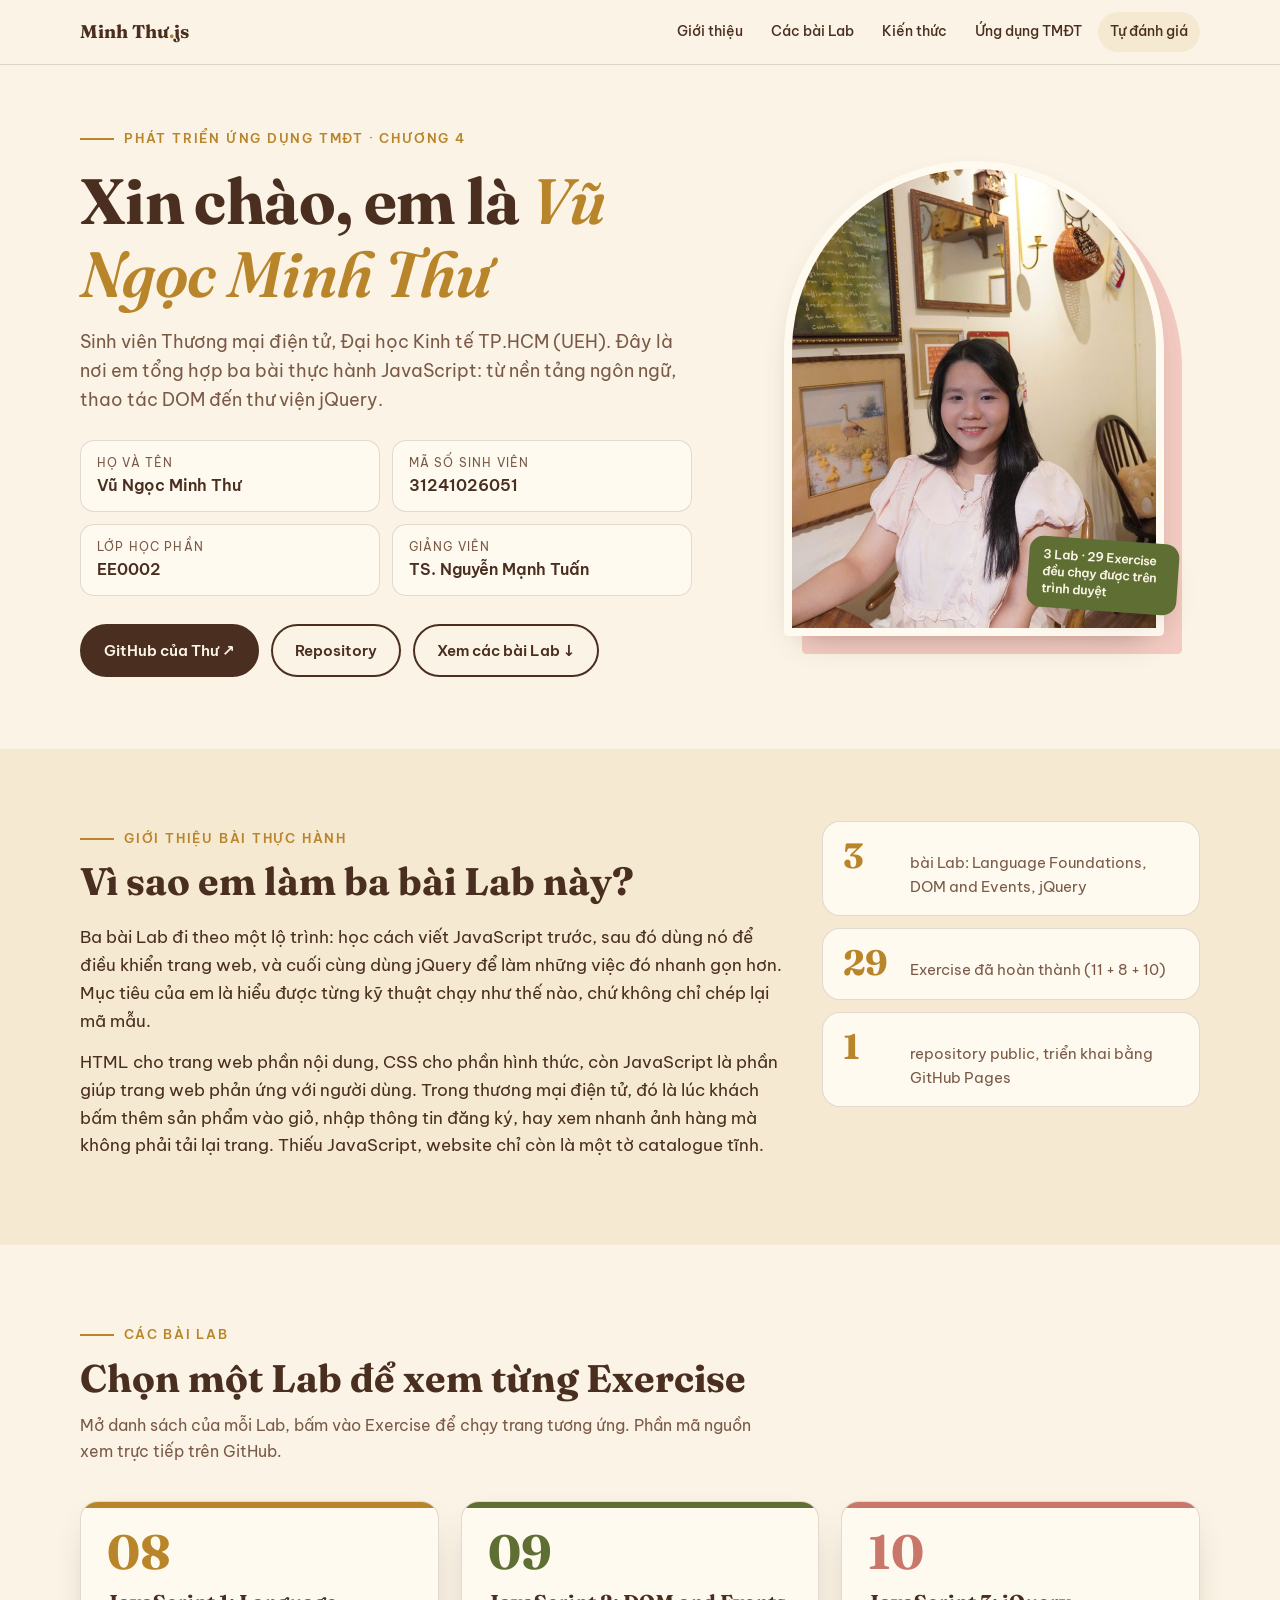
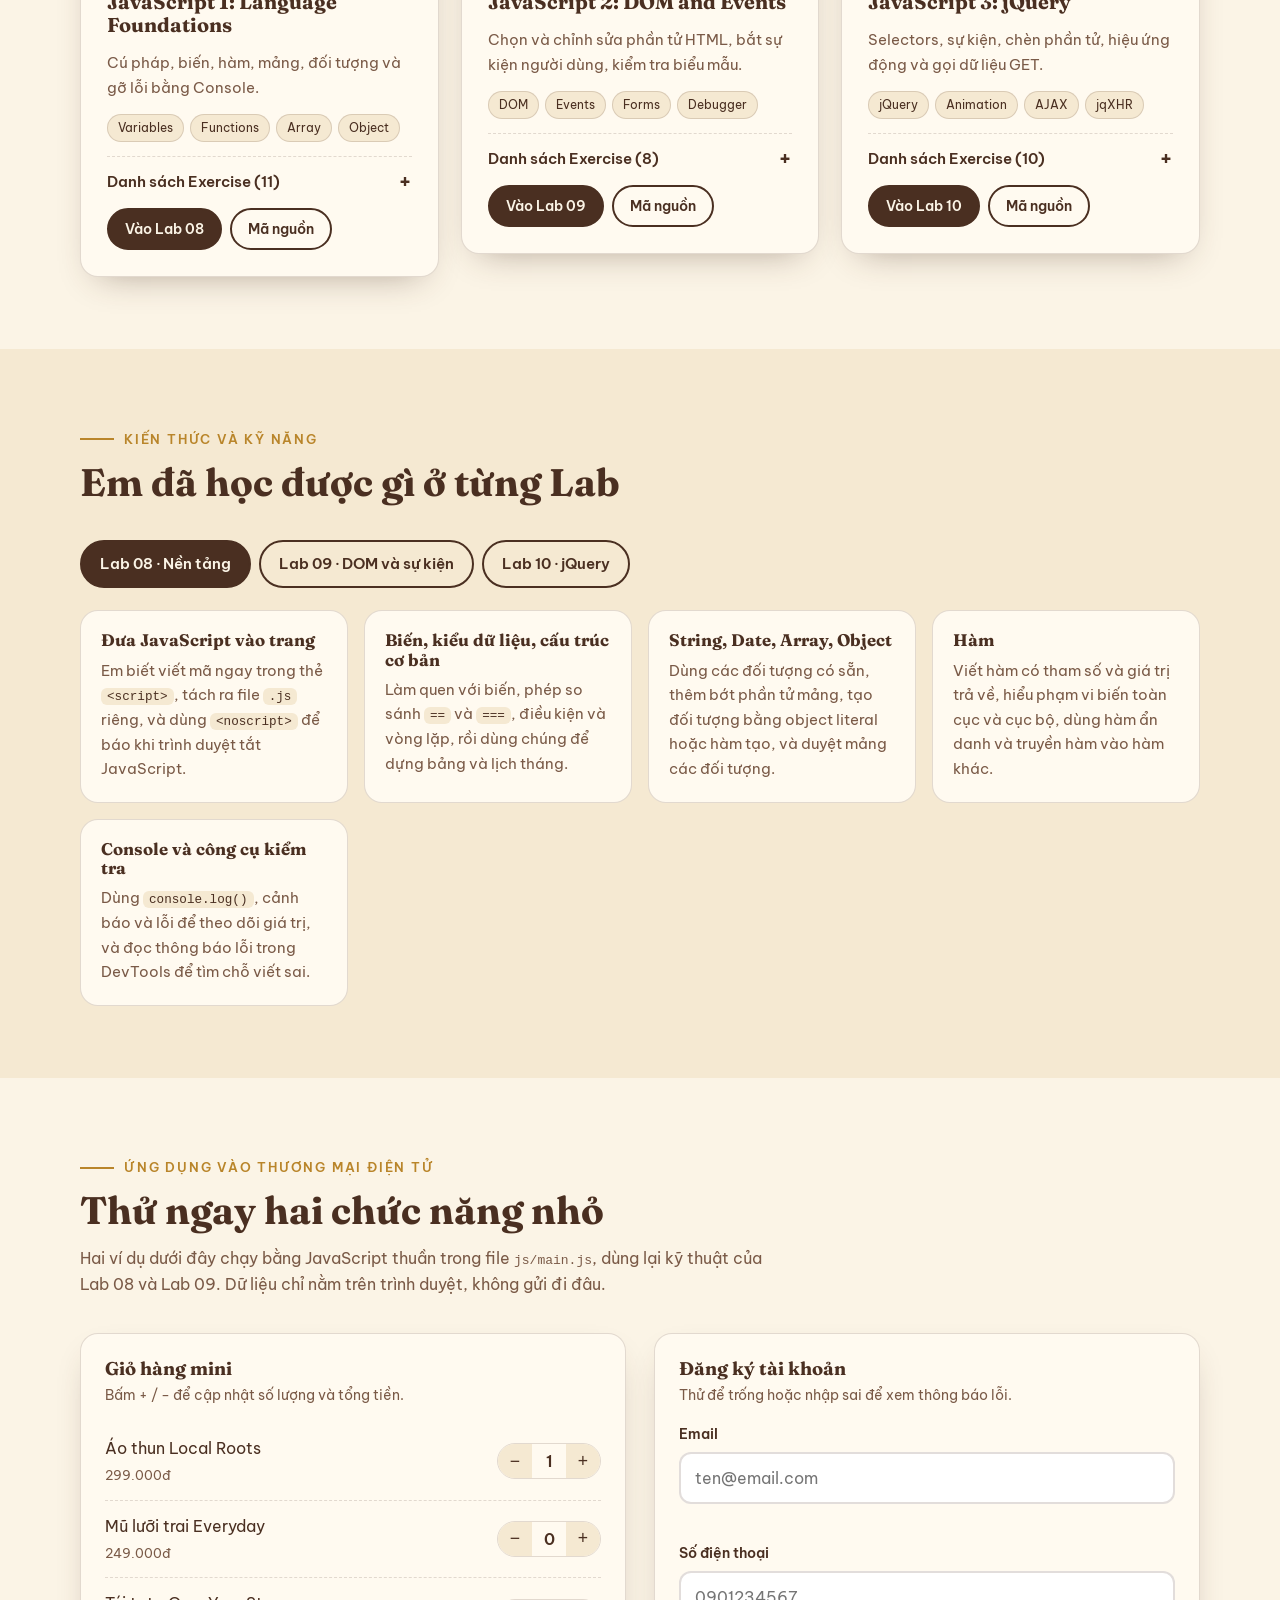
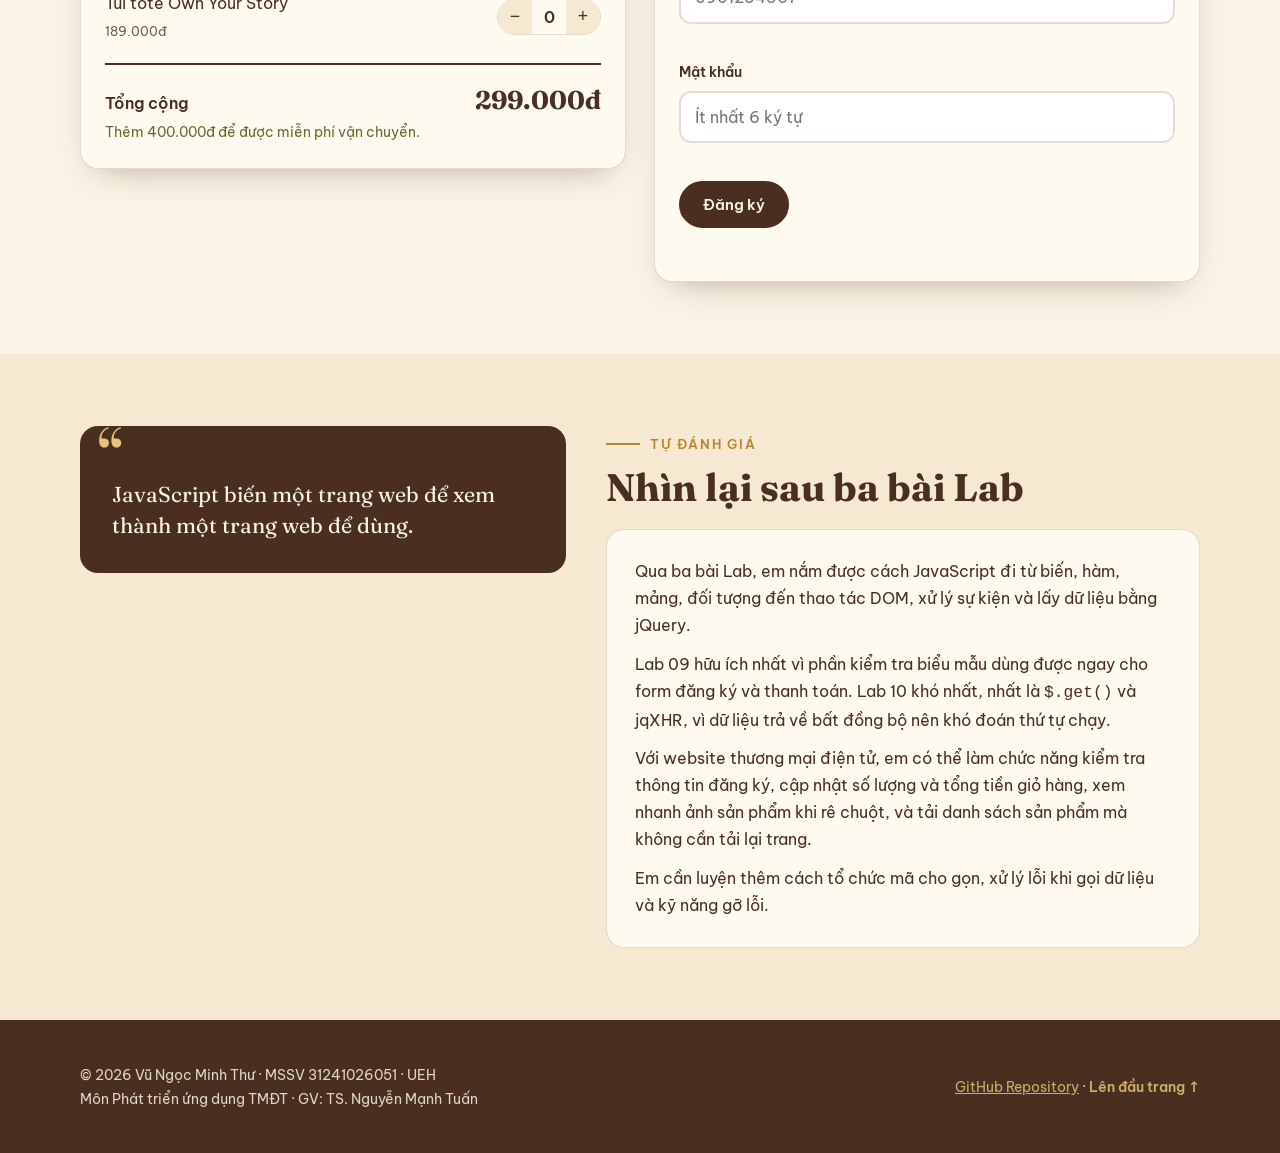
<file: JavaScript-Labs/index.html>
<!DOCTYPE html>
<html lang="vi">
<head>
  <meta charset="UTF-8">
  <meta name="viewport" content="width=device-width, initial-scale=1.0">
  <meta name="description" content="Portfolio thực hành JavaScript (Lab 08, 09, 10) của Vũ Ngọc Minh Thư, môn Phát triển ứng dụng TMĐT, UEH.">
  <title>JavaScript Labs — Vũ Ngọc Minh Thư</title>
  <link rel="preconnect" href="https://fonts.googleapis.com">
  <link rel="preconnect" href="https://fonts.gstatic.com" crossorigin>
  <link href="https://fonts.googleapis.com/css2?family=Be+Vietnam+Pro:wght@400;500;600&family=Fraunces:ital,opsz,wght@0,9..144,600;0,9..144,700;1,9..144,600&display=swap" rel="stylesheet">
  <link rel="stylesheet" href="style.css">
</head>
<body>
  <a class="skip" href="#main">Bỏ qua điều hướng</a>

  <header class="topbar">
    <div class="wrap">
      <a class="brand" href="#top">Minh Thư<span>.</span>js</a>
      <button class="menu-btn" aria-label="Mở menu" aria-expanded="false" aria-controls="nav">☰</button>
      <nav class="nav" id="nav" aria-label="Điều hướng chính">
        <a href="#gioi-thieu">Giới thiệu</a>
        <a href="#labs">Các bài Lab</a>
        <a href="#kien-thuc">Kiến thức</a>
        <a href="#tmdt">Ứng dụng TMĐT</a>
        <a href="#tu-danh-gia">Tự đánh giá</a>
      </nav>
    </div>
  </header>

  <main id="main">
    <!-- 3.1 Thông tin cá nhân -->
    <div class="hero" id="top">
      <div class="wrap">
        <div>
          <span class="eyebrow">Phát triển ứng dụng TMĐT · Chương 4</span>
          <h1>Xin chào, em là <em>Vũ Ngọc Minh Thư</em></h1>
          <p class="lead">Sinh viên Thương mại điện tử, Đại học Kinh tế TP.HCM (UEH). Đây là nơi em tổng hợp ba bài thực hành JavaScript: từ nền tảng ngôn ngữ, thao tác DOM đến thư viện jQuery.</p>
          <ul class="info">
            <li><small>Họ và tên</small><strong>Vũ Ngọc Minh Thư</strong></li>
            <li><small>Mã số sinh viên</small><strong>31241026051</strong></li>
            <li><small>Lớp học phần</small><strong>EE0002</strong></li>
            <li><small>Giảng viên</small><strong>TS. Nguyễn Mạnh Tuấn</strong></li>
          </ul>
          <div class="btn-row">
            <a class="btn" href="https://github.com/thuvu1105" target="_blank" rel="noopener">GitHub của Thư ↗</a>
            <a class="btn ghost" href="https://github.com/thuvu1105/ecommerce_ui_improvement" target="_blank" rel="noopener">Repository</a>
            <a class="btn ghost" href="#labs">Xem các bài Lab ↓</a>
          </div>
        </div>
        <div class="portrait">
          <div class="arch"><img src="avatar.jpg" alt="Ảnh chân dung Vũ Ngọc Minh Thư" width="720" height="1077"></div>
          <div class="sticker">3 Lab · 29 Exercise<br>đều chạy được trên trình duyệt</div>
        </div>
      </div>
    </div>

    <!-- 3.2 Giới thiệu -->
    <section class="band" id="gioi-thieu">
      <div class="wrap intro reveal">
        <div>
          <span class="eyebrow">Giới thiệu bài thực hành</span>
          <div class="sec-head" style="margin-bottom:20px"><h2>Vì sao em làm ba bài Lab này?</h2></div>
          <p>Ba bài Lab đi theo một lộ trình: học cách viết JavaScript trước, sau đó dùng nó để điều khiển trang web, và cuối cùng dùng jQuery để làm những việc đó nhanh gọn hơn. Mục tiêu của em là hiểu được từng kỹ thuật chạy như thế nào, chứ không chỉ chép lại mã mẫu.</p>
          <p>HTML cho trang web phần nội dung, CSS cho phần hình thức, còn JavaScript là phần giúp trang web phản ứng với người dùng. Trong thương mại điện tử, đó là lúc khách bấm thêm sản phẩm vào giỏ, nhập thông tin đăng ký, hay xem nhanh ảnh hàng mà không phải tải lại trang. Thiếu JavaScript, website chỉ còn là một tờ catalogue tĩnh.</p>
        </div>
        <div class="stats">
          <div class="stat"><b data-count="3">3</b><span>bài Lab: Language Foundations, DOM and Events, jQuery</span></div>
          <div class="stat"><b data-count="29">29</b><span>Exercise đã hoàn thành (11 + 8 + 10)</span></div>
          <div class="stat"><b data-count="1">1</b><span>repository public, triển khai bằng GitHub Pages</span></div>
        </div>
      </div>
    </section>

    <!-- 3.3 Danh sách và liên kết Lab -->
    <section id="labs">
      <div class="wrap">
        <div class="sec-head reveal">
          <span class="eyebrow">Các bài Lab</span>
          <h2>Chọn một Lab để xem từng Exercise</h2>
          <p>Mở danh sách của mỗi Lab, bấm vào Exercise để chạy trang tương ứng. Phần mã nguồn xem trực tiếp trên GitHub.</p>
        </div>

        <div class="labs">
          <article class="lab reveal">
            <div class="num">08</div>
            <h3>JavaScript 1: Language Foundations</h3>
            <p>Cú pháp, biến, hàm, mảng, đối tượng và gỡ lỗi bằng Console.</p>
            <ul class="tags"><li>Variables</li><li>Functions</li><li>Array</li><li>Object</li></ul>
            <details id="d-lab08">
              <summary>Danh sách Exercise (11)</summary>
              <ul class="ex">
                <li><span class="nolink"><b>8.1</b><span>Enabling/Disabling JavaScript</span><i>trong báo cáo</i></span></li>
                <li><a href="Lab08/lab08-walkthrough02.html"><b>8.2–8.5</b><span>Embedded, External, NoScript, Console</span><i>↗</i></a></li>
                <li><a href="Lab08/lab08-walkthrough06.html"><b>8.6</b><span>Built-in Objects: String, Date, Math</span><i>↗</i></a></li>
                <li><a href="Lab08/lab08-walkthrough07.html"><b>8.7</b><span>Working with Arrays</span><i>↗</i></a></li>
                <li><a href="Lab08/lab08-walkthrough08.html"><b>8.8</b><span>Working with Functions</span><i>↗</i></a></li>
                <li><a href="Lab08/lab08-walkthrough09.html"><b>8.9</b><span>Functions as Objects</span><i>↗</i></a></li>
                <li><a href="Lab08/lab08-walkthrough10.html"><b>8.10</b><span>Working with Objects</span><i>↗</i></a></li>
                <li><a href="Lab08/lab08-walkthrough11.html"><b>8.11</b><span>Arrays of Objects</span><i>↗</i></a></li>
                <li><a href="Lab08/exercise.html"><b>Bài</b><span>Bài tập tổng hợp: trang Posts</span><i>↗</i></a></li>
              </ul>
            </details>
            <div class="lab-actions">
              <button class="btn sm" type="button" data-open="d-lab08">Vào Lab 08</button>
              <a class="btn sm ghost" href="https://github.com/thuvu1105/ecommerce_ui_improvement/tree/master/JavaScript-Labs/Lab08" target="_blank" rel="noopener">Mã nguồn</a>
            </div>
          </article>

          <article class="lab reveal">
            <div class="num">09</div>
            <h3>JavaScript 2: DOM and Events</h3>
            <p>Chọn và chỉnh sửa phần tử HTML, bắt sự kiện người dùng, kiểm tra biểu mẫu.</p>
            <ul class="tags"><li>DOM</li><li>Events</li><li>Forms</li><li>Debugger</li></ul>
            <details id="d-lab09">
              <summary>Danh sách Exercise (8)</summary>
              <ul class="ex">
                <li><a href="Lab09/lab09-walkthrough01.html"><b>9.1</b><span>Basic DOM Selection</span><i>↗</i></a></li>
                <li><a href="Lab09/lab09-walkthrough02.html"><b>9.2</b><span>DOM Family Relations</span><i>↗</i></a></li>
                <li><a href="Lab09/lab09-walkthrough03.html"><b>9.3</b><span>Modifying the DOM</span><i>↗</i></a></li>
                <li><a href="Lab09/lab09-walkthrough04.html"><b>9.4</b><span>Simple Event Handling</span><i>↗</i></a></li>
                <li><a href="Lab09/lab09-walkthrough05.html"><b>9.5–9.6</b><span>Load Events và Debugging Events</span><i>↗</i></a></li>
                <li><a href="Lab09/lab09-walkthrough07.html"><b>9.7</b><span>Working with Forms</span><i>↗</i></a></li>
                <li><a href="Lab09/lab09-walkthrough08.html"><b>9.8</b><span>Form Validation</span><i>↗</i></a></li>
              </ul>
            </details>
            <div class="lab-actions">
              <button class="btn sm" type="button" data-open="d-lab09">Vào Lab 09</button>
              <a class="btn sm ghost" href="https://github.com/thuvu1105/ecommerce_ui_improvement/tree/master/JavaScript-Labs/Lab09" target="_blank" rel="noopener">Mã nguồn</a>
            </div>
          </article>

          <article class="lab reveal">
            <div class="num">10</div>
            <h3>JavaScript 3: jQuery</h3>
            <p>Selectors, sự kiện, chèn phần tử, hiệu ứng động và gọi dữ liệu GET.</p>
            <ul class="tags"><li>jQuery</li><li>Animation</li><li>AJAX</li><li>jqXHR</li></ul>
            <details id="d-lab10">
              <summary>Danh sách Exercise (10)</summary>
              <ul class="ex">
                <li><a href="Lab10/lab10-walkthrough01.html"><b>10.1–10.2</b><span>Set Up jQuery, Basic Selectors</span><i>↗</i></a></li>
                <li><a href="Lab10/lab10-walkthrough03.html"><b>10.3</b><span>Advanced Selectors</span><i>↗</i></a></li>
                <li><a href="Lab10/lab10-walkthrough04.html"><b>10.4</b><span>jQuery Listeners</span><i>↗</i></a></li>
                <li><a href="Lab10/lab10-walkthrough05.html"><b>10.5</b><span>Inserting DOM Elements</span><i>↗</i></a></li>
                <li><a href="Lab10/lab10-walkthrough06.html"><b>10.6</b><span>Simple jQuery Animation</span><i>↗</i></a></li>
                <li><a href="Lab10/lab10-walkthrough07.html"><b>10.7</b><span>More jQuery Animation</span><i>↗</i></a></li>
                <li><a href="Lab10/lab10-walkthrough08.html"><b>10.8</b><span>Complex Animations</span><i>↗</i></a></li>
                <li><a href="Lab10/lab10-walkthrough09.html"><b>10.9</b><span>GET Requests</span><i>↗</i></a></li>
                <li><a href="Lab10/lab10-walkthrough10.html"><b>10.10</b><span>jqXHR Handling</span><i>↗</i></a></li>
              </ul>
            </details>
            <div class="lab-actions">
              <button class="btn sm" type="button" data-open="d-lab10">Vào Lab 10</button>
              <a class="btn sm ghost" href="https://github.com/thuvu1105/ecommerce_ui_improvement/tree/master/JavaScript-Labs/Lab10" target="_blank" rel="noopener">Mã nguồn</a>
            </div>
          </article>
        </div>
      </div>
    </section>

    <!-- 3.4 Kiến thức và kỹ năng -->
    <section class="band" id="kien-thuc">
      <div class="wrap">
        <div class="sec-head reveal">
          <span class="eyebrow">Kiến thức và kỹ năng</span>
          <h2>Em đã học được gì ở từng Lab</h2>
        </div>

        <div class="tabs" role="tablist" aria-label="Chọn Lab">
          <button class="tab" role="tab" id="t8" aria-selected="true" aria-controls="p8">Lab 08 · Nền tảng</button>
          <button class="tab" role="tab" id="t9" aria-selected="false" aria-controls="p9">Lab 09 · DOM và sự kiện</button>
          <button class="tab" role="tab" id="t10" aria-selected="false" aria-controls="p10">Lab 10 · jQuery</button>
        </div>

        <div class="panel show" id="p8" role="tabpanel" aria-labelledby="t8">
          <div class="learn">
            <article><h3>Đưa JavaScript vào trang</h3><p>Em biết viết mã ngay trong thẻ <code>&lt;script&gt;</code>, tách ra file <code>.js</code> riêng, và dùng <code>&lt;noscript&gt;</code> để báo khi trình duyệt tắt JavaScript.</p></article>
            <article><h3>Biến, kiểu dữ liệu, cấu trúc cơ bản</h3><p>Làm quen với biến, phép so sánh <code>==</code> và <code>===</code>, điều kiện và vòng lặp, rồi dùng chúng để dựng bảng và lịch tháng.</p></article>
            <article><h3>String, Date, Array, Object</h3><p>Dùng các đối tượng có sẵn, thêm bớt phần tử mảng, tạo đối tượng bằng object literal hoặc hàm tạo, và duyệt mảng các đối tượng.</p></article>
            <article><h3>Hàm</h3><p>Viết hàm có tham số và giá trị trả về, hiểu phạm vi biến toàn cục và cục bộ, dùng hàm ẩn danh và truyền hàm vào hàm khác.</p></article>
            <article><h3>Console và công cụ kiểm tra</h3><p>Dùng <code>console.log()</code>, cảnh báo và lỗi để theo dõi giá trị, và đọc thông báo lỗi trong DevTools để tìm chỗ viết sai.</p></article>
          </div>
        </div>

        <div class="panel" id="p9" role="tabpanel" aria-labelledby="t9">
          <div class="learn">
            <article><h3>Tìm phần tử trong DOM</h3><p>Chọn phần tử theo id, thẻ, class hoặc bộ chọn CSS bằng <code>getElementById()</code> và <code>querySelector()</code>.</p></article>
            <article><h3>Đọc và sửa phần tử</h3><p>Đổi nội dung, thuộc tính và kiểu hiển thị của phần tử, kể cả ẩn hiện hoặc đổi màu nền ngay khi trang đang chạy.</p></article>
            <article><h3>Tạo và xóa phần tử</h3><p>Tạo thẻ mới bằng <code>createElement()</code>, gắn vào cây DOM bằng <code>appendChild()</code>, và gỡ đi bằng <code>removeChild()</code>.</p></article>
            <article><h3>Xử lý sự kiện</h3><p>Gắn hàm vào click, mouseover, mouseout bằng <code>addEventListener()</code>, và hiểu vì sao mã cần chờ sự kiện <code>load</code> mới tìm thấy phần tử.</p></article>
            <article><h3>Biểu mẫu và kiểm tra dữ liệu</h3><p>Bắt focus, blur, submit; chặn gửi khi có ô trống bằng <code>preventDefault()</code> và hiện lỗi ngay trên trang thay vì hộp thoại.</p></article>
            <article><h3>Gỡ lỗi sự kiện</h3><p>Đặt breakpoint, chạy từng bước và đọc <code>e.target</code> trong Debugger để biết sự kiện đến từ phần tử nào.</p></article>
          </div>
        </div>

        <div class="panel" id="p10" role="tabpanel" aria-labelledby="t10">
          <div class="learn">
            <article><h3>Cài đặt jQuery</h3><p>Nạp thư viện qua CDN và chuẩn bị file cục bộ làm phương án dự phòng khi CDN không tải được.</p></article>
            <article><h3>Selectors</h3><p>Chọn phần tử bằng cú pháp ngắn như <code>$("#id")</code>, và dùng bộ chọn nâng cao như <code>:nth-child()</code>, <code>:contains()</code>.</p></article>
            <article><h3>Sự kiện bằng jQuery</h3><p>Dùng <code>click()</code>, <code>on()</code>, <code>off()</code> để gắn và gỡ bộ xử lý sự kiện chuột.</p></article>
            <article><h3>Chèn phần tử</h3><p>So sánh <code>append()</code>, <code>prepend()</code>, <code>before()</code>, <code>after()</code> để đặt phần tử mới đúng vị trí mong muốn.</p></article>
            <article><h3>Hiệu ứng và hoạt ảnh</h3><p>Dùng fade, slide và <code>animate()</code> để tạo hiệu ứng ẩn hiện, xem trước ảnh và chuỗi chuyển động nhiều bước.</p></article>
            <article><h3>GET request và jqXHR</h3><p>Lấy dữ liệu JSON bằng <code>$.get()</code>, duyệt kết quả bằng <code>$.each()</code>, và xử lý thành công, lỗi, kết thúc bằng <code>.done()</code>, <code>.fail()</code>, <code>.always()</code>.</p></article>
          </div>
        </div>
      </div>
    </section>

    <!-- Liên hệ TMĐT (demo nhỏ) -->
    <section id="tmdt">
      <div class="wrap">
        <div class="sec-head reveal">
          <span class="eyebrow">Ứng dụng vào thương mại điện tử</span>
          <h2>Thử ngay hai chức năng nhỏ</h2>
          <p>Hai ví dụ dưới đây chạy bằng JavaScript thuần trong file <code>js/main.js</code>, dùng lại kỹ thuật của Lab 08 và Lab 09. Dữ liệu chỉ nằm trên trình duyệt, không gửi đi đâu.</p>
        </div>
        <div class="shop reveal">
          <div class="card">
            <h3>Giỏ hàng mini</h3>
            <p class="sub">Bấm + / − để cập nhật số lượng và tổng tiền.</p>
            <div class="item" data-price="299000"><div>Áo thun Local Roots<br><small>299.000đ</small></div><div class="qty"><button type="button" data-d="-" aria-label="Giảm số lượng áo thun">−</button><output>1</output><button type="button" data-d="+" aria-label="Tăng số lượng áo thun">+</button></div></div>
            <div class="item" data-price="249000"><div>Mũ lưỡi trai Everyday<br><small>249.000đ</small></div><div class="qty"><button type="button" data-d="-" aria-label="Giảm số lượng mũ">−</button><output>0</output><button type="button" data-d="+" aria-label="Tăng số lượng mũ">+</button></div></div>
            <div class="item" data-price="189000"><div>Túi tote Own Your Story<br><small>189.000đ</small></div><div class="qty"><button type="button" data-d="-" aria-label="Giảm số lượng túi">−</button><output>0</output><button type="button" data-d="+" aria-label="Tăng số lượng túi">+</button></div></div>
            <div class="total"><span>Tổng cộng</span><strong id="cart-total">0đ</strong></div>
            <p class="msg ok" id="cart-note" aria-live="polite"></p>
          </div>

          <div class="card">
            <h3>Đăng ký tài khoản</h3>
            <p class="sub">Thử để trống hoặc nhập sai để xem thông báo lỗi.</p>
            <form id="demo-form" novalidate>
              <div class="field"><label for="f-email">Email</label><input id="f-email" name="email" type="email" placeholder="ten@email.com" autocomplete="off"><p class="msg" id="msg-email" aria-live="polite"></p></div>
              <div class="field"><label for="f-phone">Số điện thoại</label><input id="f-phone" name="phone" type="tel" placeholder="0901234567" autocomplete="off"><p class="msg" id="msg-phone" aria-live="polite"></p></div>
              <div class="field"><label for="f-pass">Mật khẩu</label><input id="f-pass" name="pass" type="password" placeholder="Ít nhất 6 ký tự" autocomplete="new-password"><p class="msg" id="msg-pass" aria-live="polite"></p></div>
              <button class="btn" type="submit">Đăng ký</button>
              <p class="msg" id="form-result" aria-live="polite" style="margin-top:12px"></p>
            </form>
          </div>
        </div>
      </div>
    </section>

    <!-- 3.5 Tự đánh giá -->
    <section class="band" id="tu-danh-gia">
      <div class="wrap reflect reveal">
        <div class="quote"><p>JavaScript biến một trang web để xem thành một trang web để dùng.</p></div>
        <div>
          <span class="eyebrow">Tự đánh giá</span>
          <div class="sec-head" style="margin-bottom:20px"><h2>Nhìn lại sau ba bài Lab</h2></div>
          <div class="review">
            <p>Qua ba bài Lab, em nắm được cách JavaScript đi từ biến, hàm, mảng, đối tượng đến thao tác DOM, xử lý sự kiện và lấy dữ liệu bằng jQuery.</p>
            <p>Lab 09 hữu ích nhất vì phần kiểm tra biểu mẫu dùng được ngay cho form đăng ký và thanh toán. Lab 10 khó nhất, nhất là <code>$.get()</code> và jqXHR, vì dữ liệu trả về bất đồng bộ nên khó đoán thứ tự chạy.</p>
            <p>Với website thương mại điện tử, em có thể làm chức năng kiểm tra thông tin đăng ký, cập nhật số lượng và tổng tiền giỏ hàng, xem nhanh ảnh sản phẩm khi rê chuột, và tải danh sách sản phẩm mà không cần tải lại trang.</p>
            <p>Em cần luyện thêm cách tổ chức mã cho gọn, xử lý lỗi khi gọi dữ liệu và kỹ năng gỡ lỗi.</p>
          </div>
        </div>
      </div>
    </section>
  </main>

  <footer>
    <div class="wrap">
      <p>© <span id="year">2026</span> Vũ Ngọc Minh Thư · MSSV 31241026051 · UEH<br>Môn Phát triển ứng dụng TMĐT · GV: TS. Nguyễn Mạnh Tuấn</p>
      <p><a href="https://github.com/thuvu1105/ecommerce_ui_improvement" target="_blank" rel="noopener">GitHub Repository</a> · <a class="to-top" href="#top">Lên đầu trang ↑</a></p>
    </div>
  </footer>

  <script src="main.js"></script>
</body>
</html>
</file>
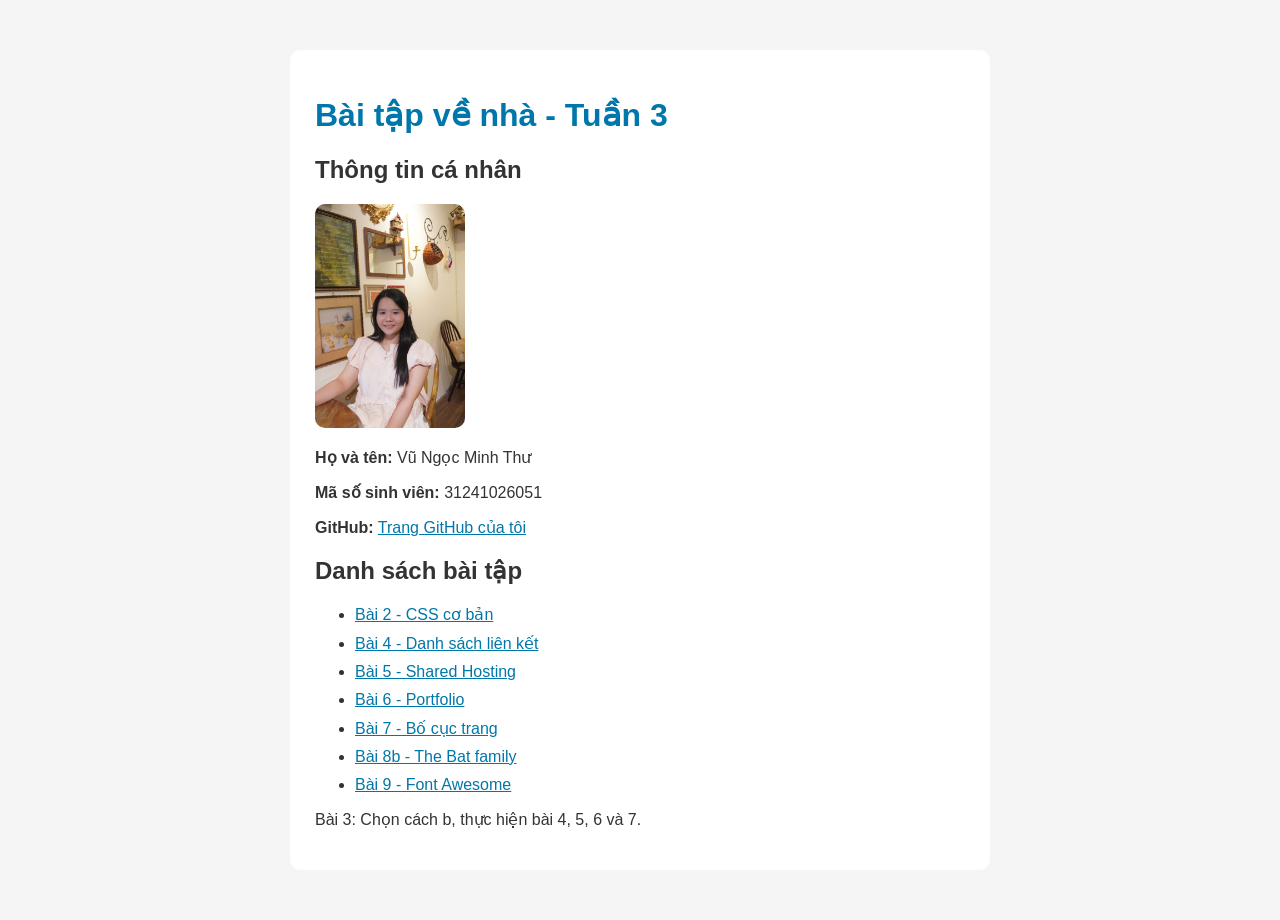
<file: Venha/index.html>
<!DOCTYPE html>
<html lang="vi">
<head>
    <meta charset="UTF-8">
    <title>Bài tập về nhà - Tuần 3</title>

    <style>
        body {
            font-family: Arial, sans-serif;
            max-width: 700px;
            margin: 30px auto;
            padding: 20px;
            color: #333333;
            background-color: #f5f5f5;
        }

        .noi-dung {
            background-color: white;
            padding: 25px;
            border-radius: 10px;
        }

        h1 {
            color: #0077aa;
        }

        .anh-ca-nhan {
            width: 150px;
            border-radius: 10px;
        }

        li {
            margin: 10px 0;
        }

        a {
            color: #0077aa;
        }
    </style>
</head>

<body>
    <div class="noi-dung">
        <h1>Bài tập về nhà - Tuần 3</h1>

        <!-- Thông tin cá nhân -->
        <h2>Thông tin cá nhân</h2>

        <img
            class="anh-ca-nhan"
            src="anh-ca-nhan.jpg"
            alt="Ảnh cá nhân"
        >

        <p><strong>Họ và tên:</strong> Vũ Ngọc Minh Thư</p>
        <p><strong>Mã số sinh viên:</strong> 31241026051</p>

        <p>
            <strong>GitHub:</strong>
            <a href="https://github.com/thuvu1105" target="_blank">
                Trang GitHub của tôi
            </a>
        </p>

        <!-- Danh sách bài tập -->
        <h2>Danh sách bài tập</h2>

        <ul>
            <li><a href="BaiTap2.html">Bài 2 - CSS cơ bản</a></li>
            <li><a href="BaiTap4.html">Bài 4 - Danh sách liên kết</a></li>
            <li><a href="BaiTap5.html">Bài 5 - Shared Hosting</a></li>
            <li><a href="BaiTap6.html">Bài 6 - Portfolio</a></li>
            <li><a href="BaiTap7.html">Bài 7 - Bố cục trang</a></li>
            <li><a href="BaiTap8.html">Bài 8b - The Bat family</a></li>
            <li><a href="BaiTap9.html">Bài 9 - Font Awesome</a></li>
        </ul>

        <p>Bài 3: Chọn cách b, thực hiện bài 4, 5, 6 và 7.</p>
    </div>
</body>
</html>
</file>
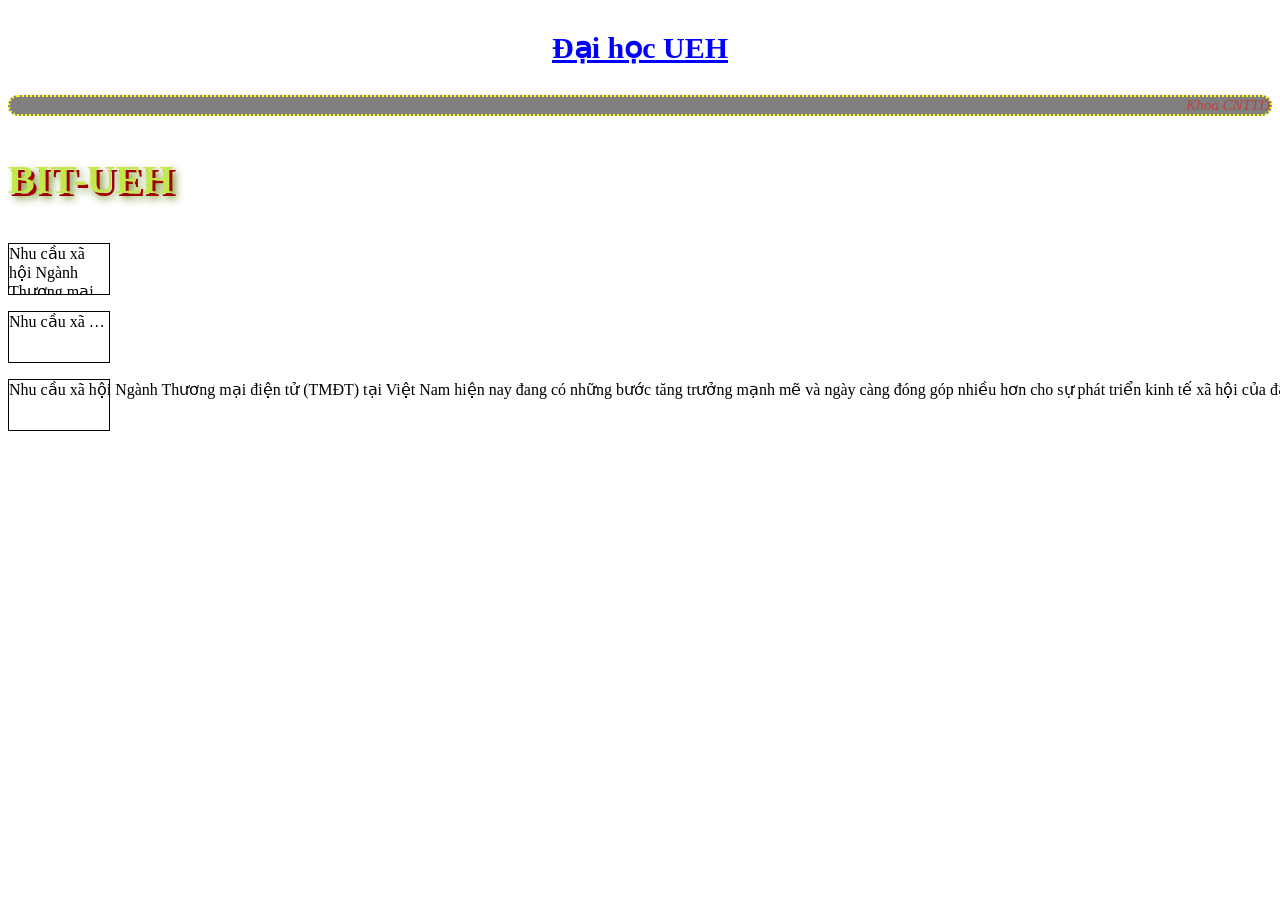
<file: Venha/BaiTap2.html>
<!DOCTYPE html>
<html lang="vi">
<head>
    <meta charset="UTF-8">
    <title>Bài tập 2 - CSS cơ bản</title>

    <style>
        .dai-hoc {
    color: blue;
    text-align: center;
    font-weight: bold;
    text-decoration: underline;
    font-size: 30px;
}
.khoa {
    color: rgba(255, 0, 0, 0.5);
    text-align: right;
    font-style: italic;
    border: 2px dotted yellow;
    border-radius: 10px;
    background-color: gray;
    font-size: 15px;
}
.bit-ueh {
    color: #c4e84a;
    font-size: 40px;
    font-weight: bold;
    text-shadow: 3px 3px 0px #a00000,
                 5px 5px 8px #568000;
}
body {
    background-image: url("https://ueh.edu.vn/schools/college/images/logo/bit-header-logo.png");
    background-size: 30px auto;
    background-repeat: repeat;
    background-attachment: fixed;
}
.doan-van {
    width: 100px;
    height: 50px;
    border: 1px solid black;
    background-color: white;
}
/* i. Ẩn nội dung vượt ra ngoài khung */
.an-tran {
    overflow: hidden;
}

/* ii. Hiện dấu ba chấm khi chữ bị cắt */
.dau-ba-cham {
    overflow: hidden;
    text-overflow: ellipsis;
    white-space: nowrap;
}

/* iii. Không cho chữ xuống dòng */
.khong-xuong-dong {
    white-space: nowrap;
}
    </style>
</head>
<body>
    <!-- Câu a -->
    <p class="dai-hoc">Đại học UEH</p>

    <!-- Câu b -->
    <p class="khoa">Khoa CNTTD</p>

    <!-- Câu c -->
    <p class="bit-ueh">BIT-UEH</p>

    <!-- Câu d: Hình nền được thiết lập trong CSS của thẻ body -->

    <!-- Câu e - ý i: Ẩn nội dung bị tràn -->
    <p class="doan-van an-tran">
        Nhu cầu xã hội Ngành Thương mại điện tử (TMĐT) tại Việt Nam
        hiện nay đang có những bước tăng trưởng mạnh mẽ và ngày càng
        đóng góp nhiều hơn cho sự phát triển kinh tế xã hội của đất nước.
        Thị trường TMĐT Việt Nam đã trở nên sôi động hơn khi có nhiều
    </p>

    <!-- Câu e - ý ii: Cắt nội dung và hiện dấu ba chấm -->
    <p class="doan-van dau-ba-cham">
        Nhu cầu xã hội Ngành Thương mại điện tử (TMĐT) tại Việt Nam
        hiện nay đang có những bước tăng trưởng mạnh mẽ và ngày càng
        đóng góp nhiều hơn cho sự phát triển kinh tế xã hội của đất nước.
        Thị trường TMĐT Việt Nam đã trở nên sôi động hơn khi có nhiều
    </p>

    <!-- Câu e - ý iii: Không xuống dòng -->
    <p class="doan-van khong-xuong-dong">
        Nhu cầu xã hội Ngành Thương mại điện tử (TMĐT) tại Việt Nam
        hiện nay đang có những bước tăng trưởng mạnh mẽ và ngày càng
        đóng góp nhiều hơn cho sự phát triển kinh tế xã hội của đất nước.
        Thị trường TMĐT Việt Nam đã trở nên sôi động hơn khi có nhiều
    </p>
</body>
</html>
</file>
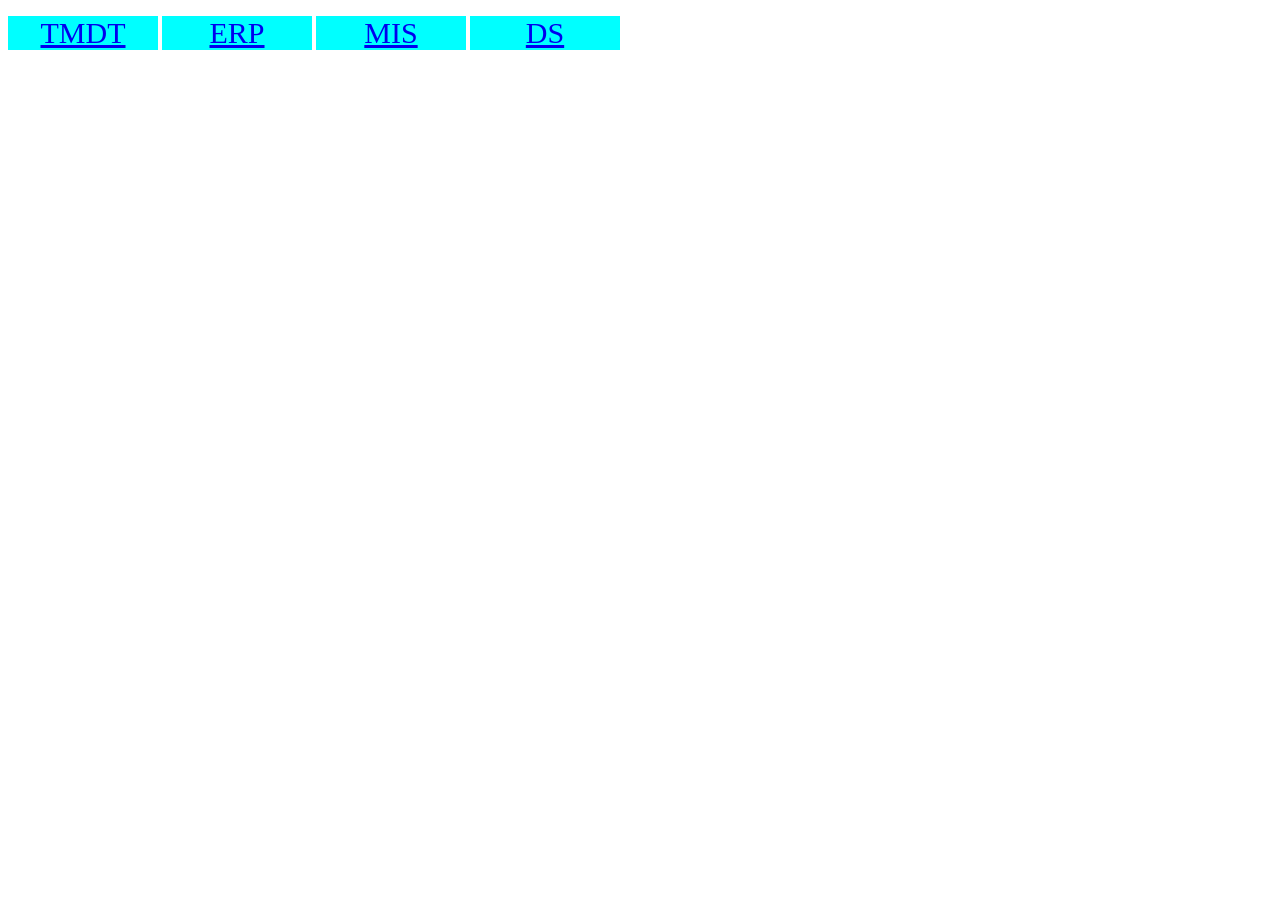
<file: Venha/BaiTap4.html>
<!DOCTYPE html>
<html lang="vi">
<head>
    <meta charset="UTF-8">
    <title>Bài tập 4 - CSS</title>

    <style>
        /* Bỏ dấu chấm và khoảng đệm mặc định của danh sách */
        ul {
            list-style-type: none;
            padding: 0;
        }

        /* Đặt các mục nằm trên cùng một hàng */
        li {
            display: inline-block;
        }

        /* Định dạng từng liên kết */
        a {
            display: inline-block;
            width: 150px;
            background-color: cyan;
            text-align: center;
            font-size: 30px;
        }
    </style>
</head>

<body>
    <!-- Danh sách liên kết của bài 4 -->
    <ul>
        <li><a href="#">TMDT</a></li>
        <li><a href="#">ERP</a></li>
        <li><a href="#">MIS</a></li>
        <li><a href="#">DS</a></li>
    </ul>
</body>
</html>
</file>
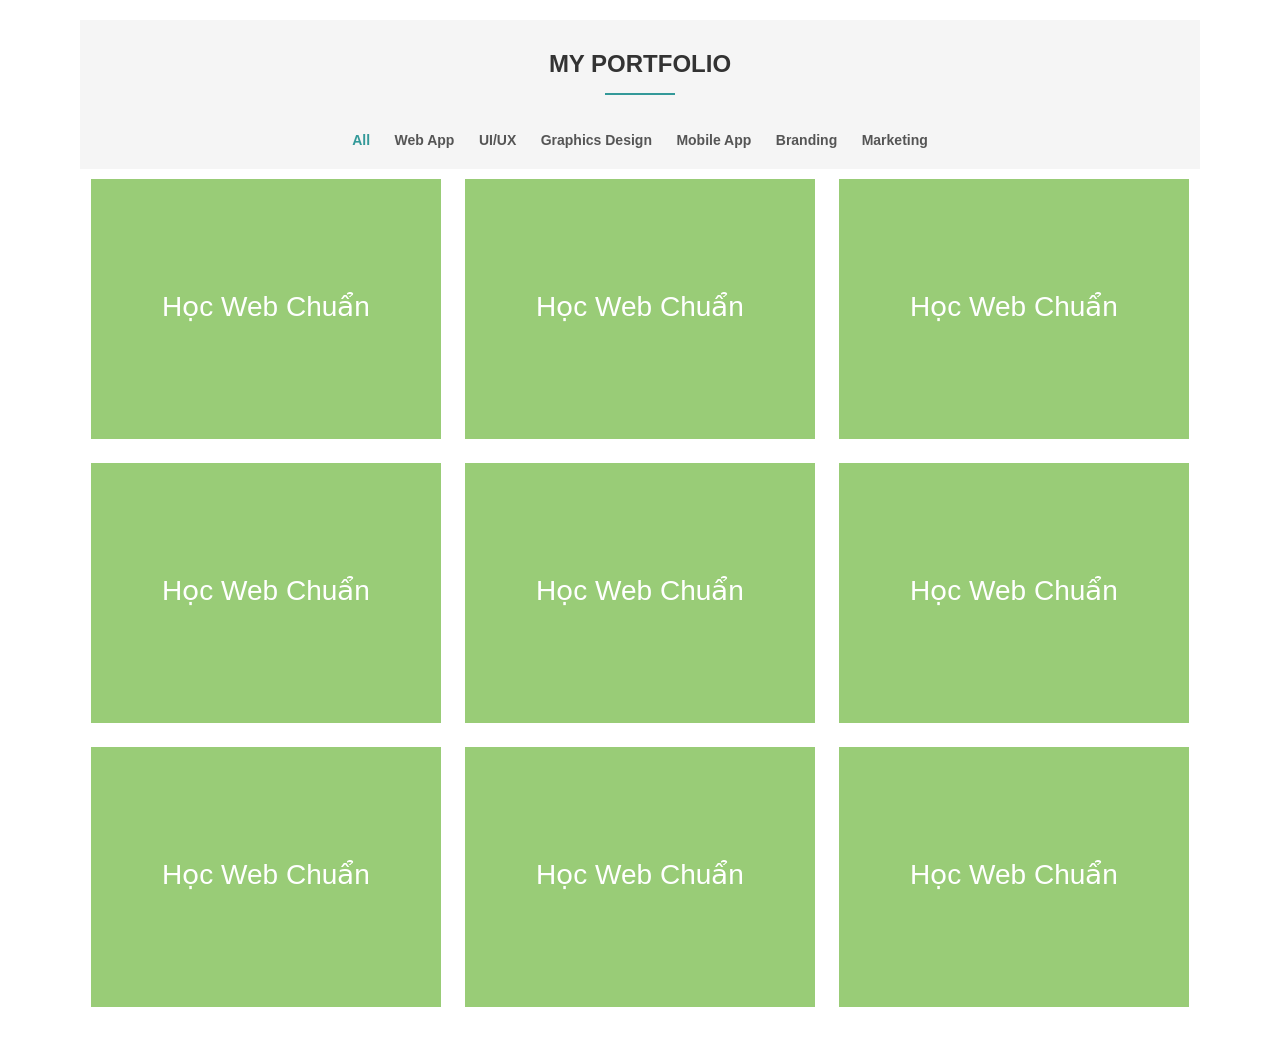
<file: Venha/BaiTap6.html>
<!DOCTYPE html>
<html lang="en">
<head>
    <meta charset="UTF-8">
    <title>Học web chuẩn</title>

    <style>
        /* Định dạng chung */
        body {
            font-family: Arial, sans-serif;
            color: #333333;
        }

        /* Canh giữa nội dung và tạo nền xám nhạt */
        .portfolio {
            max-width: 1120px;
            margin: 0 auto;
            text-align: center;
            background-color: #f5f5f5;
        }

        /* Định dạng tiêu đề */
        .portfolio h2 {
            padding-top: 30px;
            margin-bottom: 15px;
        }

        /* Đường kẻ nhỏ bên dưới tiêu đề */
        .duong-ke {
            width: 70px;
            border: 0;
            border-top: 2px solid #339999;
        }

        /* Bỏ dấu chấm của hai danh sách */
        .list-tab,
        .galerry {
            list-style-type: none;
            padding: 0;
        }

        /* Danh sách các danh mục */
        .list-tab {
            padding: 20px 0;
            margin-bottom: 0;
        }

        .list-tab li {
            display: inline-block;
            margin: 0 10px;
        }

        .list-tab a {
            color: #555555;
            text-decoration: none;
            font-weight: bold;
            font-size: 14px;
        }

        /* Mục All có màu xanh */
        .list-tab .active {
            color: #339999;
        }

        /* Khu vực chứa hình ảnh */
        .galerry {
            background-color: white;
            margin-top: 0;
        }

        .galerry li {
            display: inline-block;
            margin: 10px;
        }

        .galerry img {
            width: 350px;
            max-width: 100%;
        }
    </style>
</head>

<body>
    <section class="portfolio">
        <!-- Tiêu đề -->
        <h2>MY PORTFOLIO</h2>
        <hr class="duong-ke">

        <!-- Danh sách danh mục -->
        <ul class="list-tab">
            <li><a class="active" href="./">All</a></li>
            <li><a href="./">Web App</a></li>
            <li><a href="./">UI/UX</a></li>
            <li><a href="./">Graphics Design</a></li>
            <li><a href="./">Mobile App</a></li>
            <li><a href="./">Branding</a></li>
            <li><a href="./">Marketing</a></li>
        </ul>

        <!-- Danh sách 9 hình ảnh -->
        <ul class="galerry">
            <li><a href="./"><img src="hinh-portfolio-baitap6.svg" alt="Hình dự án 1"></a></li>
            <li><a href="./"><img src="hinh-portfolio-baitap6.svg" alt="Hình dự án 2"></a></li>
            <li><a href="./"><img src="hinh-portfolio-baitap6.svg" alt="Hình dự án 3"></a></li>
            <li><a href="./"><img src="hinh-portfolio-baitap6.svg" alt="Hình dự án 4"></a></li>
            <li><a href="./"><img src="hinh-portfolio-baitap6.svg" alt="Hình dự án 5"></a></li>
            <li><a href="./"><img src="hinh-portfolio-baitap6.svg" alt="Hình dự án 6"></a></li>
            <li><a href="./"><img src="hinh-portfolio-baitap6.svg" alt="Hình dự án 7"></a></li>
            <li><a href="./"><img src="hinh-portfolio-baitap6.svg" alt="Hình dự án 8"></a></li>
            <li><a href="./"><img src="hinh-portfolio-baitap6.svg" alt="Hình dự án 9"></a></li>
        </ul>
    </section>
</body>
</html>
</file>
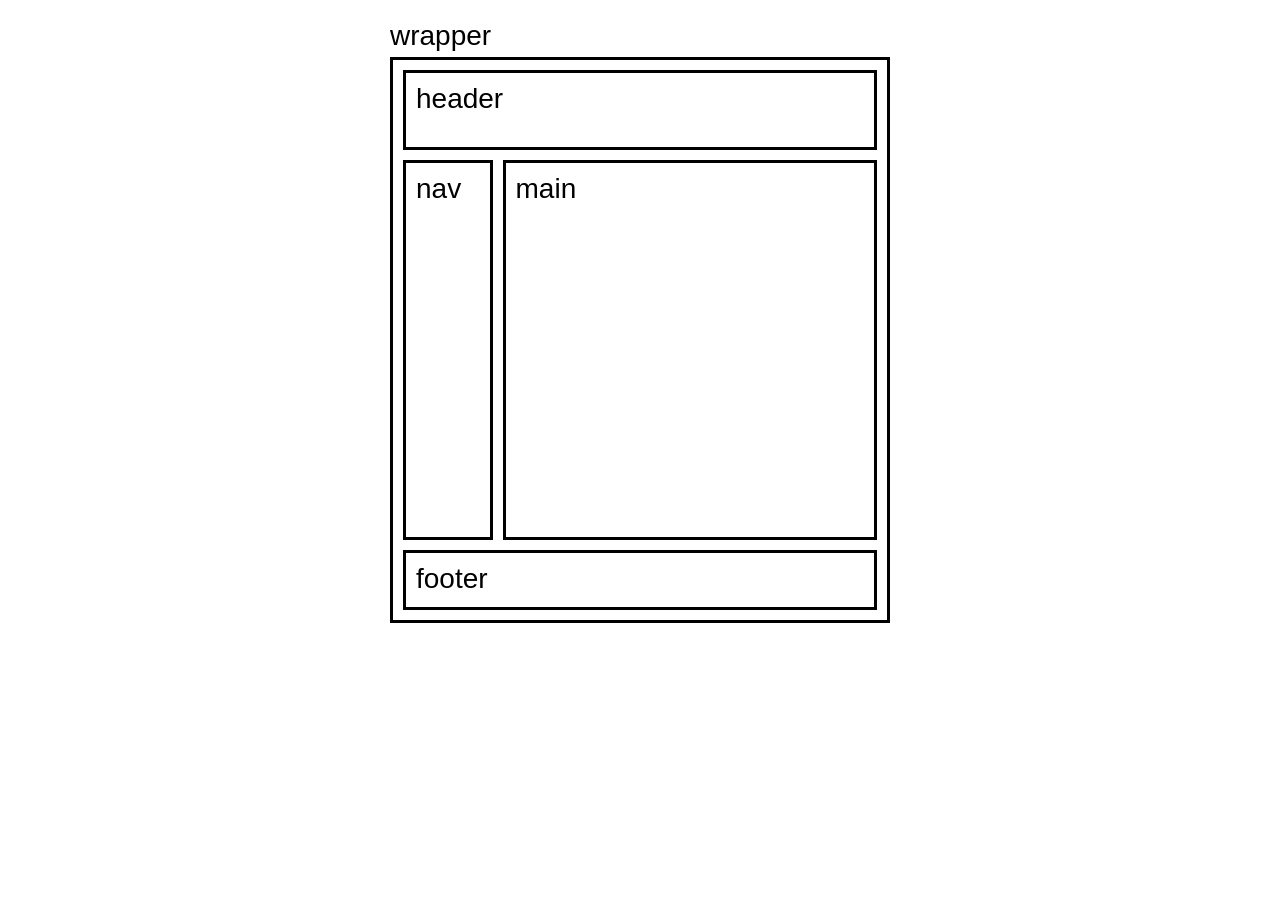
<file: Venha/BaiTap7.html>
<!DOCTYPE html>
<html lang="vi">
<head>
    <meta charset="UTF-8">
    <title>Bài tập 7 - Bố cục trang</title>

    <style>
        body {
            font-family: Arial, sans-serif;
            font-size: 28px;
        }

        /* Chữ wrapper nằm phía trên khung lớn */
        .ten-wrapper {
            max-width: 500px;
            margin: 20px auto 5px;
        }

        /* Khung chứa toàn bộ bố cục */
        #wrapper {
            max-width: 500px;
            margin: 0 auto;
            padding: 10px;
            border: 3px solid black;
            box-sizing: border-box;
        }

        /* Đường viền và khoảng đệm của bốn phần */
        header,
        nav,
        main,
        footer {
            border: 3px solid black;
            padding: 10px;
            box-sizing: border-box;
        }

        /* Phần đầu trang */
        header {
            height: 80px;
            margin-bottom: 10px;
        }

        /* Phần bên trái */
        nav {
            float: left;
            width: 19%;
            height: 380px;
            margin-right: 2%;
            margin-bottom: 10px;
        }

        /* Phần nội dung bên phải */
        main {
            float: left;
            width: 79%;
            height: 380px;
            margin-bottom: 10px;
        }

        /* Phần cuối trang */
        footer {
            clear: both;
            height: 60px;
        }
    </style>
</head>

<body>
    <p class="ten-wrapper">wrapper</p>

    <div id="wrapper">
        <header>header</header>

        <nav>nav</nav>

        <main>main</main>

        <footer>footer</footer>
    </div>
</body>
</html>
</file>
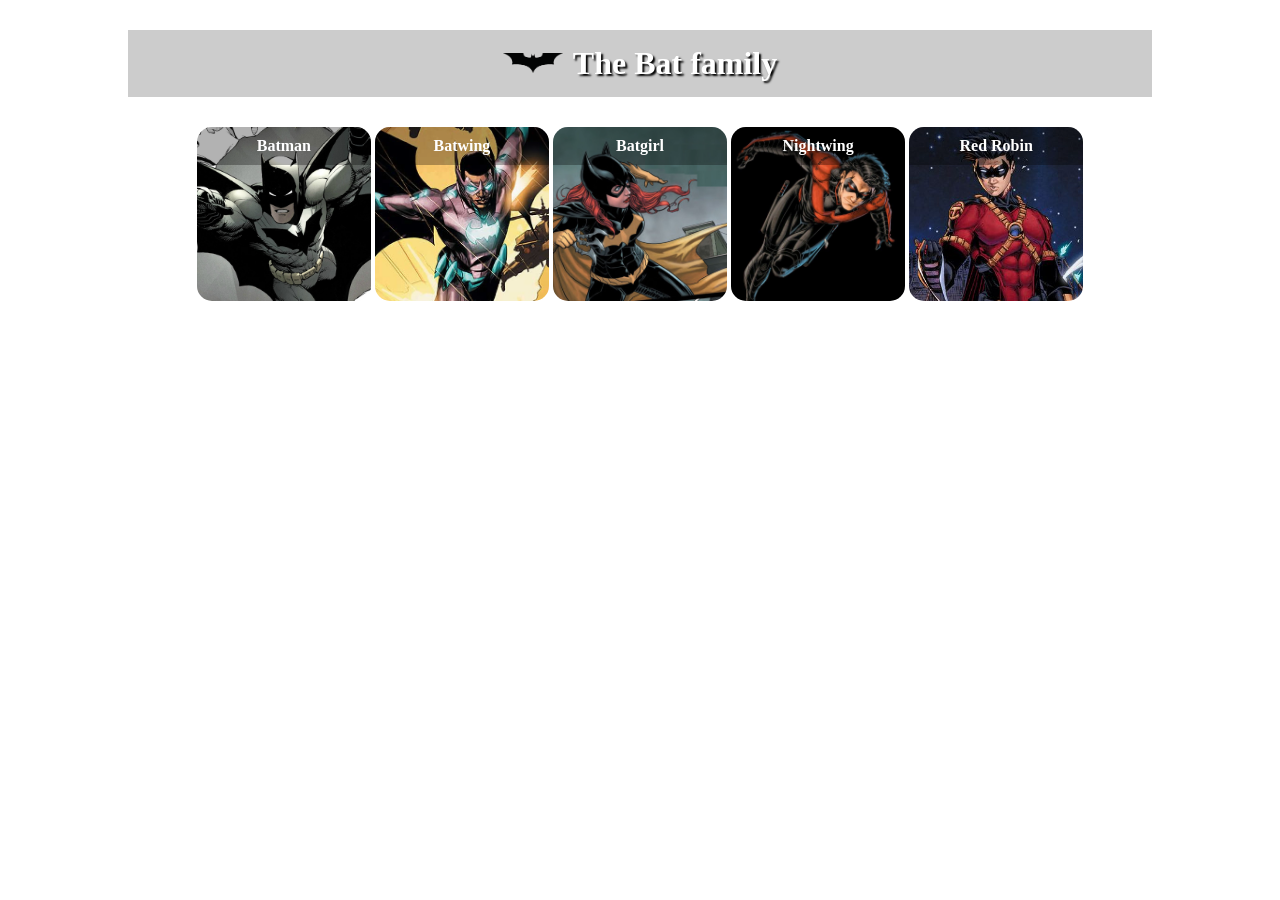
<file: Venha/BaiTap8.html>
<!DOCTYPE html>
<html lang="en">
<head>
    <meta charset="UTF-8">
    <title>The Bat Family</title>
    <style>
    /* Khung chứa lớn */
    #root {
        max-width: 1024px;
        margin: 0 auto;
        text-align: center;
    }

    /* Phần tiêu đề */
    #site-header {
        margin: 30px 0;
        padding: 15px;
        background-color: #cccccc;
        color: white;
        text-shadow: 2px 2px 2px black;
    }

    /* Logo con dơi đặt trước chữ */
    #site-header span {
        background-image: url("css2/imgs/logo.png");
        background-repeat: no-repeat;
        background-position: left center;
        background-size: 60px auto;
        padding-left: 70px;
    }

    /* Danh sách nhân vật */
    .superheroes {
        list-style-type: none;
        padding: 0;
    }

    /* Mỗi nhân vật là một mục nằm ngang */
    .superheroes li {
        display: inline-block;
        position: relative;
        width: 17%;
        vertical-align: middle;
    }

    /* Hình nhân vật */
    .superheroes img {
        width: 100%;
        max-width: 100%;
        border-radius: 15px;
    }

    /* Tên nằm phía trên hình */
    .hero-header {
        position: absolute;
        top: 0;
        left: 0;
        width: 100%;
        padding: 10px 0;
        color: white;
        background-color: rgba(0, 0, 0, 0.3);
        border-radius: 15px 15px 0 0;
    }

    /* Ẩn liên kết khi chưa đưa chuột vào */
    .superheroes a {
        display: none;
        padding: 10px 0;
        background-color: #666666;
        color: white;
        text-decoration: none;
    }

    /* Đưa chuột vào: hình nhân vật lớn hơn */
    .superheroes li:hover {
        width: 20%;
    }

    /* Đưa chuột vào: hiện liên kết và gạch chân */
    .superheroes li:hover a {
        display: block;
        text-decoration: underline;
    }
</style>
</head>
<body>
    <div id="root">
        <h1 id="site-header"><span>The Bat family</span></h1>
        <ul class="superheroes">
            <li>
                <strong class="hero-header">Batman</strong>
                <img src="css2/imgs/superhero-1.jpg" alt="">
                <a href="https://en.wikipedia.org/wiki/Batman">Read more</a>
            </li>
            <li>
                <strong class="hero-header">Batwing</strong>
                <img src="css2/imgs/superhero-2.jpg" alt="">
                <a href="https://en.wikipedia.org/wiki/Batwing_(DC_Comics)">Read more</a>
            </li>
            <li>
                <strong class="hero-header">Batgirl</strong>
                <img src="css2/imgs/superhero-3.jpg" alt="">
                <a href="https://en.wikipedia.org/wiki/Batgirl">Read more</a>
            </li>
            <li>
                <strong class="hero-header">Nightwing</strong>
                <img src="css2/imgs/superhero-4.jpg" alt="">
                <a href="https://en.wikipedia.org/wiki/Nightwing">Read more</a>
            </li>
            <li>
                <strong class="hero-header">Red Robin</strong>
                <img src="css2/imgs/superhero-5.jpg" alt="">
                <a href="https://en.wikipedia.org/wiki/Red_Robin_(comics)">Read more</a>
            </li>
        </ul>
    </div>
</body>
</html>
</file>
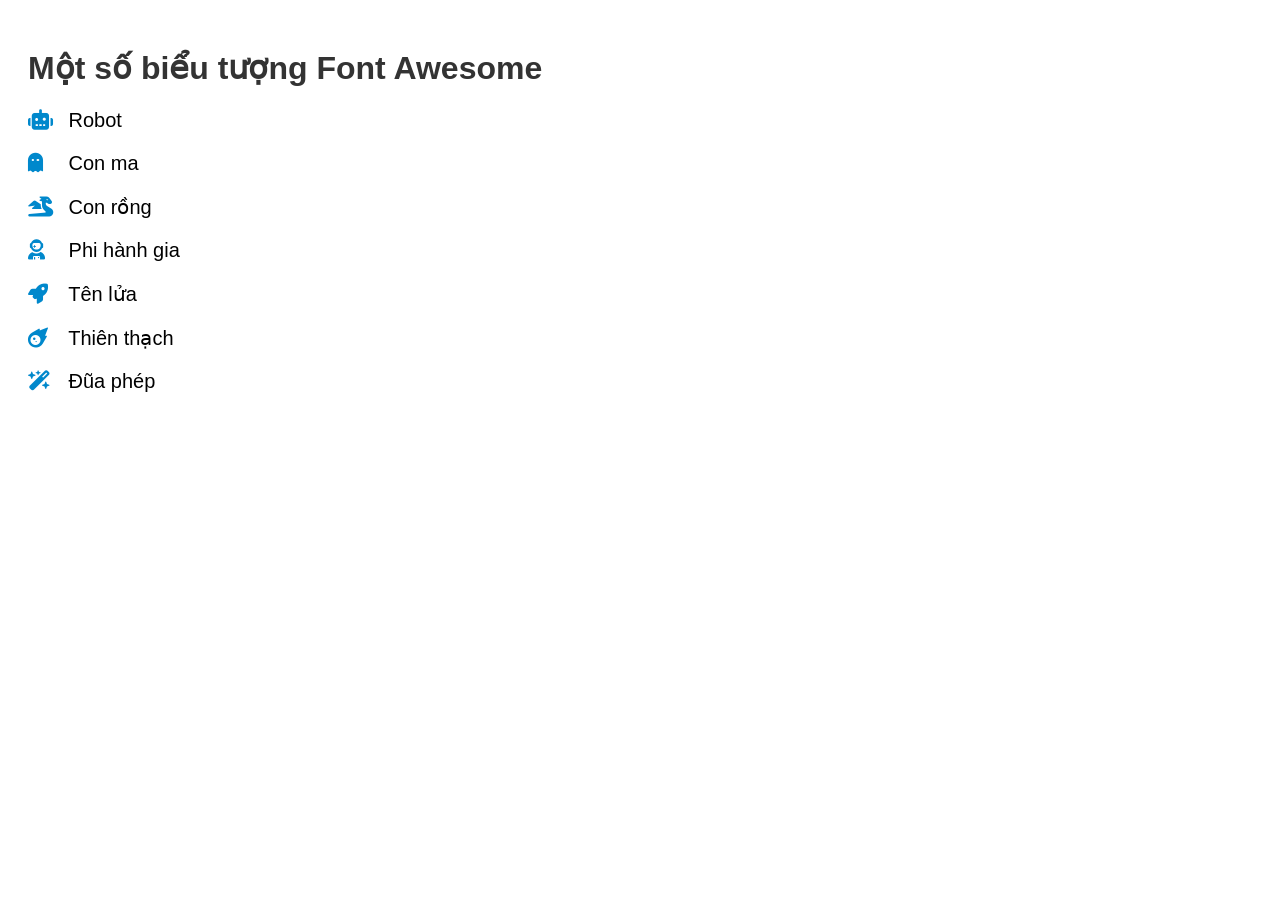
<file: Venha/BaiTap9.html>
<!DOCTYPE html>
<html lang="vi">
<head>
    <meta charset="UTF-8">
    <title>Bài tập 9 - Font Awesome</title>

    <!-- Kết nối thư viện Font Awesome -->
    <link
        rel="stylesheet"
        href="https://cdnjs.cloudflare.com/ajax/libs/font-awesome/6.7.2/css/all.min.css"
    >

    <style>
        body {
            font-family: Arial, sans-serif;
            padding: 20px;
        }

        h1 {
            color: #333333;
        }

        p {
            font-size: 20px;
        }

        /* Định dạng chung cho các biểu tượng */
        i {
            color: #0088cc;
            width: 35px;
        }
    </style>
</head>

<body>
    <h1>Một số biểu tượng Font Awesome</h1>

    <p>
    <i class="fa-solid fa-robot" aria-hidden="true"></i>
    Robot
</p>

<p>
    <i class="fa-solid fa-ghost" aria-hidden="true"></i>
    Con ma
</p>

<p>
    <i class="fa-solid fa-dragon" aria-hidden="true"></i>
    Con rồng
</p>

<p>
    <i class="fa-solid fa-user-astronaut" aria-hidden="true"></i>
    Phi hành gia
</p>

<p>
    <i class="fa-solid fa-rocket" aria-hidden="true"></i>
    Tên lửa
</p>

<p>
    <i class="fa-solid fa-meteor" aria-hidden="true"></i>
    Thiên thạch
</p>

<p>
    <i class="fa-solid fa-wand-magic-sparkles" aria-hidden="true"></i>
    Đũa phép
</p>
</body>
</html>
</file>
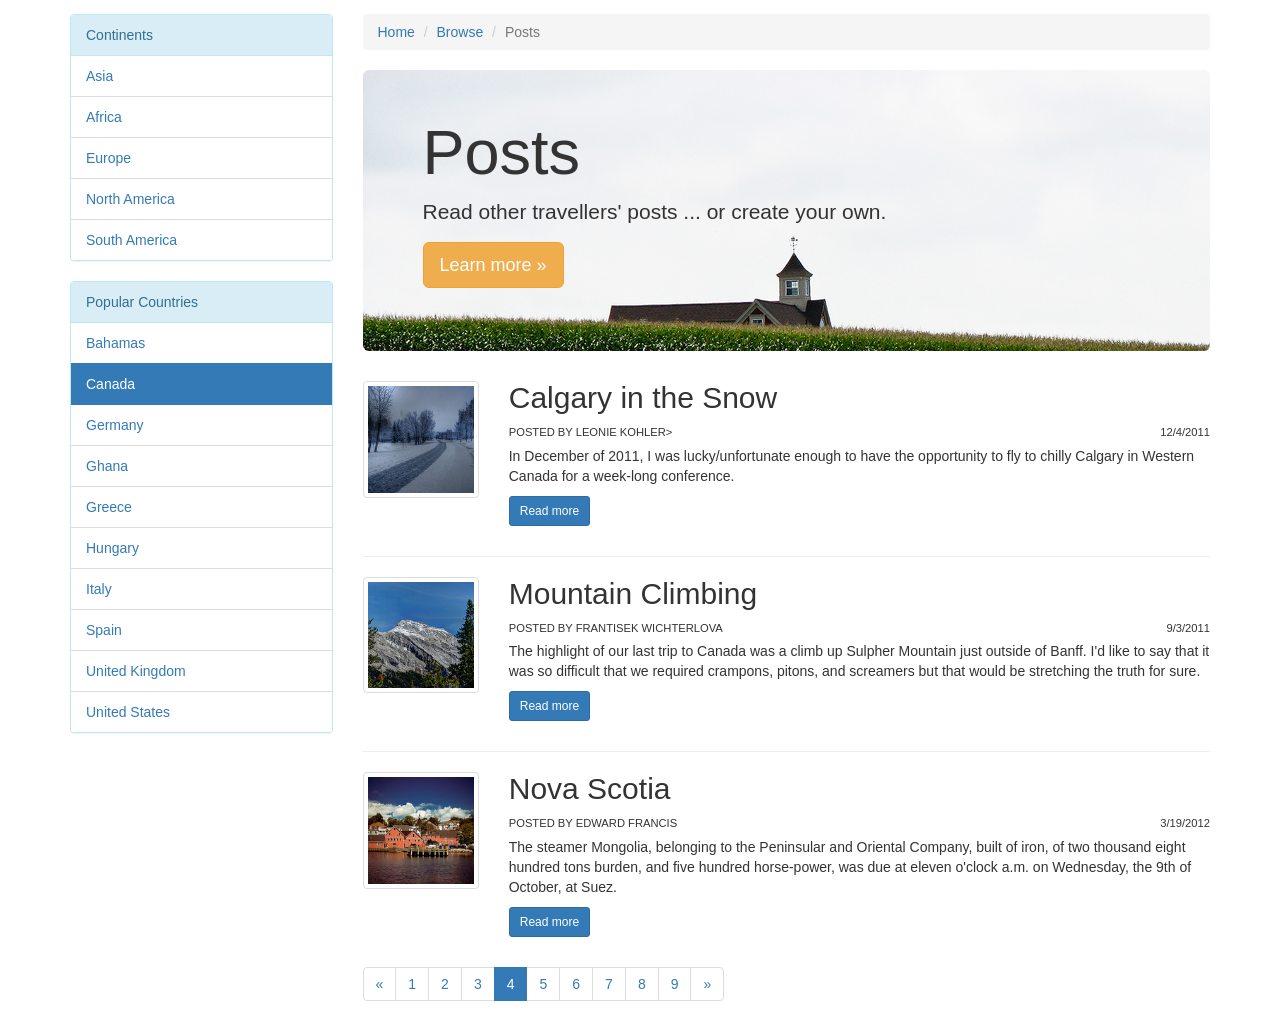
<file: JavaScript-Labs/Lab08/exercise.html>
<!DOCTYPE html>
<html lang="en">
<head>
    <meta charset="utf-8"/>  
	
    <!-- Latest compiled and minified CSS -->
    <link rel="stylesheet" href="https://maxcdn.bootstrapcdn.com/bootstrap/3.3.5/css/bootstrap.min.css">
    <link rel="stylesheet" href="css/theme.css">    
    
    <script type="text/javascript" language="javascript" src="js/travel-data.js"></script>    
</head>
<body>
    

   
<div class="container">  <!-- start main content container -->
   <div class="row">  <!-- start main content row -->
      <div class="col-md-3">  <!-- start left navigation rail column -->   
      
         <div class="panel panel-info">
           <div class="panel-heading">Continents</div>
           <!-- replace list with function call -->
           <ul class="list-group">     
              <li class="list-group-item"><a href="#">Asia</a></li>
              <li class="list-group-item"><a href="#">Africa</a></li>
              <li class="list-group-item"><a href="#">Europe</a></li>
              <li class="list-group-item"><a href="#">North America</a></li>
              <li class="list-group-item"><a href="#">South America</a></li>    
           </ul>
         </div>  <!-- end continents panel -->  
         <div class="panel panel-info">
           <div class="panel-heading">Popular Countries</div>
           <!-- replace list with function call --> 
           <ul class="list-group">                                        
              <li class="list-group-item"><a href="#">Bahamas</a></li>
              <li class="list-group-item active">Canada</li>
              <li class="list-group-item"><a href="#">Germany</a></li>
              <li class="list-group-item"><a href="#">Ghana</a></li>
              <li class="list-group-item"><a href="#">Greece</a></li>
              <li class="list-group-item"><a href="#">Hungary</a></li>
              <li class="list-group-item"><a href="#">Italy</a></li>
              <li class="list-group-item"><a href="#">Spain</a></li>
              <li class="list-group-item"><a href="#">United Kingdom</a></li>
              <li class="list-group-item"><a href="#">United States</a></li>    
           </ul>
         </div>  <!-- end countries panel -->       
      </div>  <!-- end left navigation rail --> 
      
      <div class="col-md-9">  <!-- start main content column -->
         <ol class="breadcrumb">
           <li><a href="#">Home</a></li>
           <li><a href="#">Browse</a></li>
           <li class="active">Posts</li>
         </ol>          
      
         <div class="jumbotron" id="postJumbo">
           <h1>Posts</h1>
           <p>Read other travellers' posts ... or create your own.</p>
           <p><a class="btn btn-warning btn-lg">Learn more &raquo;</a></p>
         </div>        
      
         <!-- start post summaries -->
         <div class="postlist">
         
           <!-- replace each of these three rows with a function call -->
           <div class="row">
               <div class="col-md-2"> 
                  <a href="post.php?id=1" class=""><img src="images/travel/6592294487.jpg" alt="Calgary in the Snow" class="img-thumbnail"/></a>
               </div>
               <div class="col-md-10"> 
                  <h2>Calgary in the Snow</h2>
                  <div class="details">
                    Posted by Leonie Kohler>
                    <span class="pull-right">12/4/2011</span>
                  </div>
                  <p class="excerpt">
                  In December of 2011, I was lucky/unfortunate enough to have the opportunity to fly to chilly Calgary in Western Canada for a week-long conference. 
                  </p>
                  <p><a href="post.php?id=1" class="btn btn-primary btn-sm">Read more</a></p>
               </div>
           </div>
           <hr/>
           
           <div class="row">
               <div class="col-md-2"> 
                  <a href="post.php?id=3" class=""><img src="images/travel/6114904363.jpg" alt="Mountain Climbing" class="img-thumbnail"/></a>
               </div>
               <div class="col-md-10"> 
                  <h2>Mountain Climbing</h2>
                  <div class="details">
                    Posted by Frantisek  Wichterlova
                    <span class="pull-right">9/3/2011</span>
                  </div>
                  <p class="excerpt">
                  The highlight of our last trip to Canada was a climb up Sulpher Mountain just outside of Banff. I'd like to say that it was so difficult that we required crampons, pitons, and screamers but that would be stretching the truth for sure.
                  </p>
                  <p><a href="post.php?id=3" class="btn btn-primary btn-sm">Read more</a></p>
               </div>
           </div>
           <hr/>

           <div class="row">
               <div class="col-md-2"> 
                  <a href="post.php?id=9" class=""><img src="images/travel/5856697109.jpg" alt="Nova Scotia" class="img-thumbnail"/></a>
               </div>
               <div class="col-md-10"> 
                  <h2>Nova Scotia</h2>
                  <div class="details">
                    Posted by Edward Francis
                    <span class="pull-right">3/19/2012</span>
                  </div>
                  <p class="excerpt">
                  The steamer Mongolia, belonging to the Peninsular and Oriental Company, built of iron, of two thousand eight hundred tons burden, and five hundred horse-power, was due at eleven o'clock a.m. on Wednesday, the 9th of October, at Suez. 
                  </p>
                  <p><a href="post.php?id=9" class="btn btn-primary btn-sm">Read more</a></p>
               </div>
           </div>          
         </div>
        
      <!-- replace pagination with function call -->
      <ul class="pagination">
        <li><a href="#">&laquo;</a></li>
        <li><a href="#">1</a></li>
        <li><a href="#">2</a></li>
        <li><a href="#">3</a></li>
        <li class="active"><a href="#">4</a></li>
        <li><a href="#">5</a></li>
        <li><a href="#">6</a></li>
        <li><a href="#">7</a></li>
        <li><a href="#">8</a></li>
        <li><a href="#">9</a></li>
        <li><a href="#">&raquo;</a></li>
      </ul>
      
      </div>  <!-- end main content column -->
   </div>  <!-- end main content row -->
</div>   <!-- end main content container -->  
    
</body>
</html>
</file>
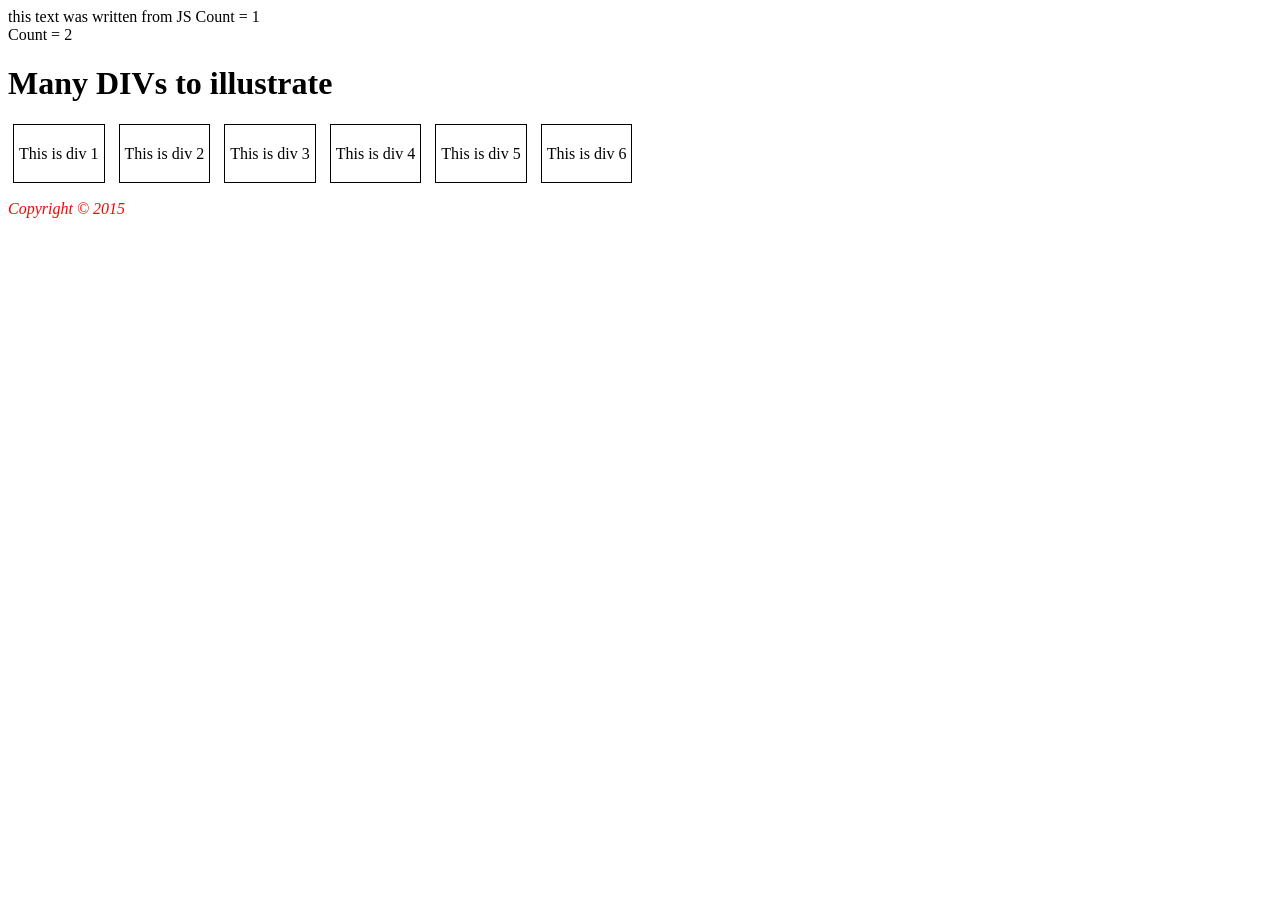
<file: JavaScript-Labs/Lab08/lab08-walkthrough02.html>
<!DOCTYPE html>
<html lang="en">
<head>
   <meta charset="utf-8">
   <title>DIV's DIV's Everywhere</title>
   <link rel="stylesheet" type="text/css" href="css/lab08.css" />
   
   <script type="text/javascript">
       /* Your 1st script */
       // alert("Hello World!");

       console.log("script within the <head> element");
       console.warn("oh no this is a warning");
       console.error("panic!! error!!");
   </script>
</head>
<body>
    <script type="text/javascript"
            language="javascript"
            src="js/hello.js"></script>
    <noscript>
        This text only shown if JS is turned off
    </noscript>
    <header>
        <h1>Many DIVs to illustrate</h1>
    </header>

    <div class='movingDiv' id='div1'>This is div 1</div>
    <div class='movingDiv' id='div2'>This is div 2</div>
    <div class='movingDiv' id='div3'>This is div 3</div>
    <div class='movingDiv' id='div4'>This is div 4</div>
    <div class='movingDiv' id='div5'>This is div 5</div>
    <div class='movingDiv' id='div6'>This is div 6</div>


    <footer>
        <p><em>Copyright &copy; 2015</em></p>
    </footer>
</body>
</html>
</file>
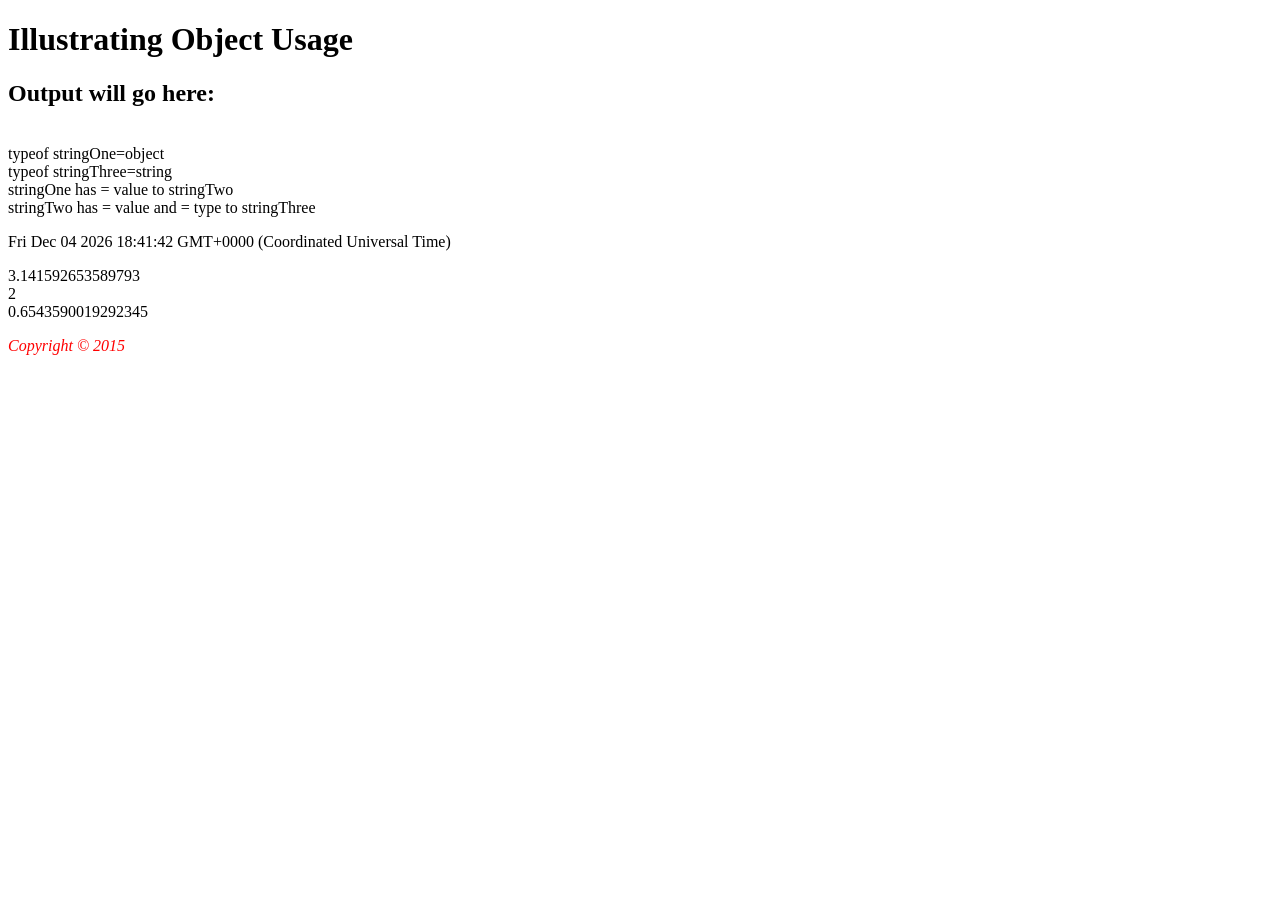
<file: JavaScript-Labs/Lab08/lab08-walkthrough06.html>
<!DOCTYPE html>
<html lang="en">
<head>
   <meta charset="utf-8">
   <title>Lab 8</title>
   <link rel="stylesheet" type="text/css" href="css/lab08.css" />

</head>
<body>
   

   
<header>
  <h1>Illustrating Object Usage</h1>
</header>

<h2>Output will go here:</h2>

<script type="text/javascript" language="javascript" src="js/lab08-walkthrough06.js"></script>

<footer>
  <p><em>Copyright &copy; 2015</em></p>
</footer>
</body>
</html>
</file>
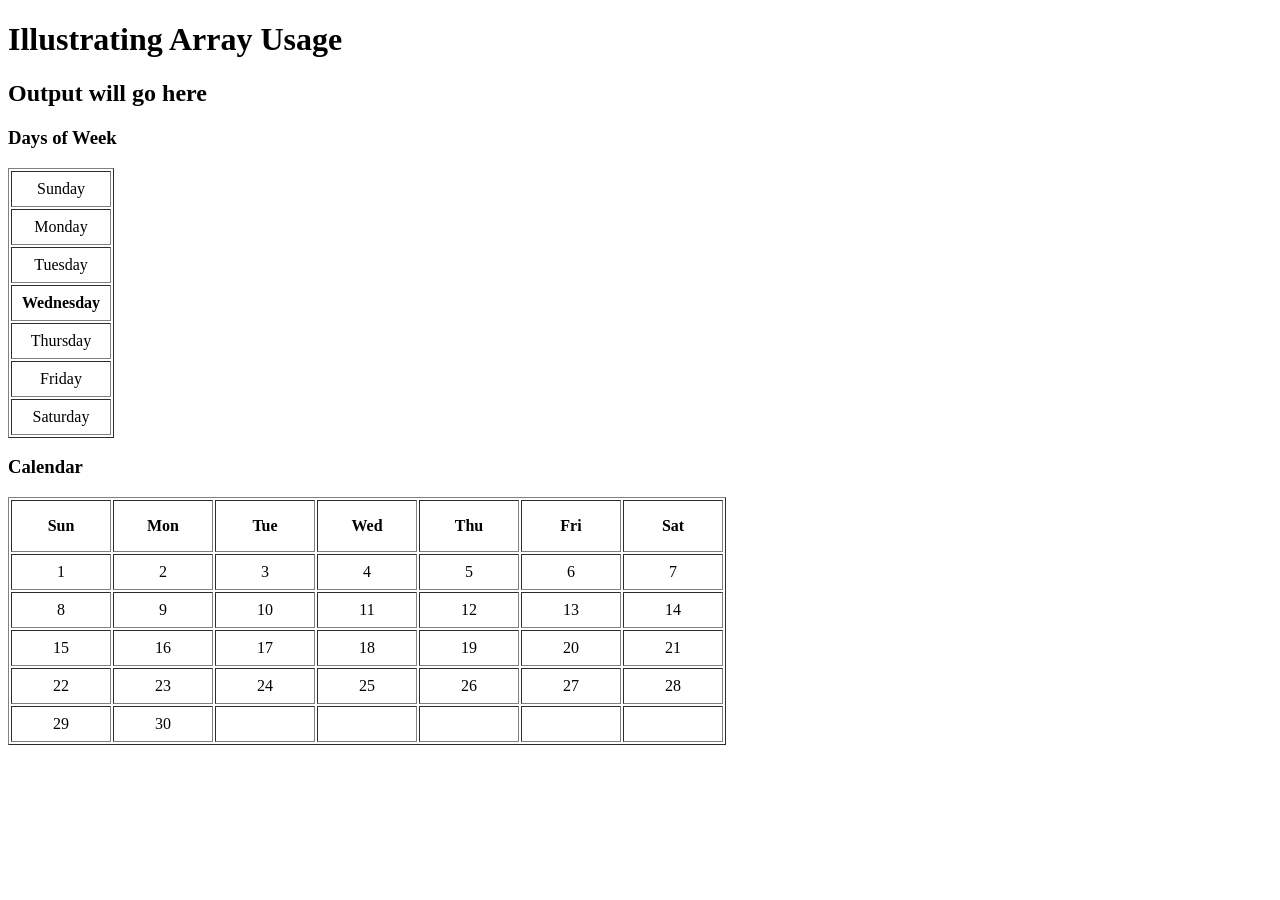
<file: JavaScript-Labs/Lab08/lab08-walkthrough07.html>
<!DOCTYPE html>
<html lang="en">
<head>
   <meta charset="utf-8">
   <title>Lab 8</title>
   <link rel="stylesheet" type="text/css" href="css/lab08.css" />

</head>
<body>
<header>
  <h1>Illustrating Array Usage</h1>
</header>

    <h2>Output will go here</h2>

   <script type="text/javascript" language="javascript" src="js/lab08-walkthrough07.js"></script>

</body>
</html>
</file>
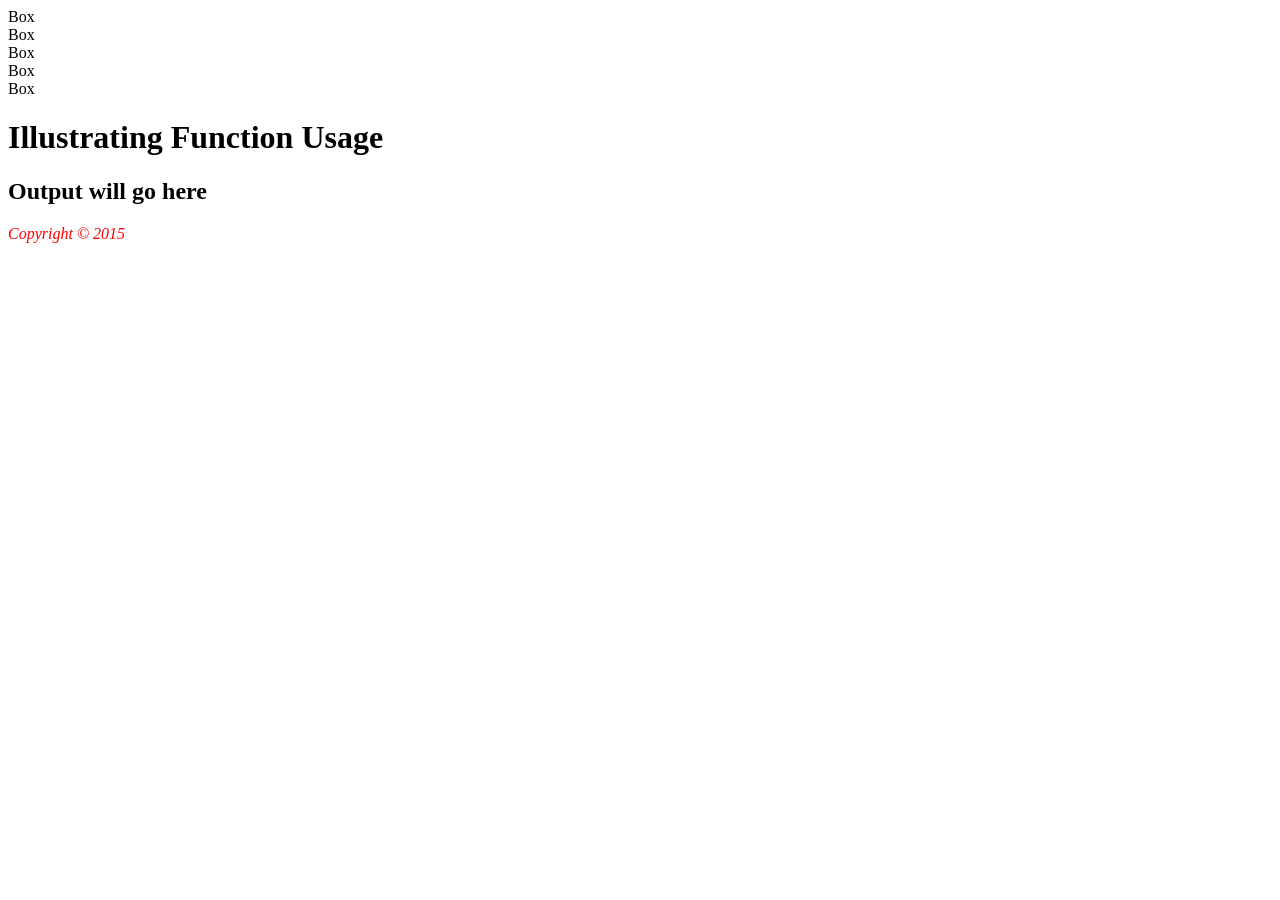
<file: JavaScript-Labs/Lab08/lab08-walkthrough08.html>
<!DOCTYPE html>
<html lang="en">
<head>
   <meta charset="utf-8">
   <title>Lab 8</title>
   <link rel="stylesheet" type="text/css" href="css/lab08.css" />
   <script type="text/javascript" language="javascript" src="js/lab08-walkthrough08.js"></script>
</head>
<body>
<header>
  <h1>Illustrating Function Usage</h1>
</header>

<h2>Output will go here</h2>

<script>
   // add function calls here

</script>

<footer>
  <p><em>Copyright &copy; 2015</em></p>
</footer>
</body>
</html>
</file>
<file: JavaScript-Labs/style.css>
/* Portfolio JavaScript Labs — Vũ Ngọc Minh Thư
   Bảng màu lấy cảm hứng từ ảnh cá nhân: kem, gỗ nâu, vàng đồng, hồng phấn, xanh ô-liu. */
:root {
  --cream: #fbf4e6;
  --cream-2: #f5e9d2;
  --paper: #fffaf0;
  --wood: #4a2f21;
  --wood-soft: #7a5a47;
  --gold: #b9852a;
  --gold-soft: #e6c27a;
  --blush: #f3cbc2;
  --olive: #5f6f34;
  --line: rgba(74, 47, 33, 0.16);
  --radius: 18px;
  --shadow: 0 14px 34px -18px rgba(74, 47, 33, 0.45);
  --serif: "Fraunces", "Times New Roman", serif;
  --sans: "Be Vietnam Pro", system-ui, -apple-system, "Segoe UI", sans-serif;
}

* { box-sizing: border-box; }
html { scroll-behavior: smooth; scroll-padding-top: 84px; }
body {
  margin: 0;
  background: var(--cream);
  color: var(--wood);
  font-family: var(--sans);
  line-height: 1.65;
  -webkit-font-smoothing: antialiased;
}
img { max-width: 100%; display: block; }
a { color: inherit; }
.wrap { width: min(1120px, 100% - 32px); margin-inline: auto; }
.skip { position: absolute; left: -999px; }
.skip:focus { left: 12px; top: 12px; background: var(--wood); color: var(--cream); padding: 8px 14px; border-radius: 8px; z-index: 99; }
:focus-visible { outline: 3px solid var(--gold); outline-offset: 3px; border-radius: 6px; }

/* ---------- Header ---------- */
.topbar {
  position: sticky; top: 0; z-index: 20;
  background: rgba(251, 244, 230, 0.9);
  backdrop-filter: blur(10px);
  border-bottom: 1px solid var(--line);
}
.topbar .wrap { display: flex; align-items: center; justify-content: space-between; height: 64px; gap: 16px; }
.brand { font-family: var(--serif); font-weight: 700; font-size: 1.15rem; text-decoration: none; white-space: nowrap; }
.brand span { color: var(--gold); }
.nav { display: flex; gap: 4px; }
.nav a {
  text-decoration: none; font-size: 0.9rem; font-weight: 500;
  padding: 8px 12px; border-radius: 999px; transition: background .2s;
}
.nav a:hover, .nav a.active { background: var(--cream-2); }
.menu-btn {
  display: none; background: none; border: 1px solid var(--line); border-radius: 10px;
  width: 42px; height: 42px; font-size: 1.2rem; color: var(--wood); cursor: pointer;
}

/* ---------- Hero ---------- */
.hero { padding: 56px 0 72px; }
.hero .wrap { display: grid; grid-template-columns: 1.15fr 0.85fr; gap: 56px; align-items: center; }
.eyebrow {
  display: inline-flex; align-items: center; gap: 10px;
  font-size: 0.8rem; letter-spacing: 0.14em; text-transform: uppercase; font-weight: 600; color: var(--gold);
}
.eyebrow::before { content: ""; width: 34px; height: 2px; background: var(--gold); }
h1, h2, h3 { font-family: var(--serif); line-height: 1.15; margin: 0; }
h1 { font-size: clamp(2.3rem, 5.4vw, 4rem); font-weight: 700; margin: 14px 0 16px; letter-spacing: -0.01em; }
h1 em { font-style: italic; color: var(--gold); font-weight: 600; }
.lead { font-size: 1.1rem; color: var(--wood-soft); max-width: 52ch; margin: 0 0 26px; }

.info { list-style: none; padding: 0; margin: 0 0 28px; display: grid; grid-template-columns: repeat(2, minmax(0, 1fr)); gap: 12px; }
.info li { background: var(--paper); border: 1px solid var(--line); border-radius: 14px; padding: 12px 16px; }
.info small { display: block; font-size: 0.72rem; letter-spacing: 0.1em; text-transform: uppercase; color: var(--wood-soft); }
.info strong { font-size: 1.02rem; font-weight: 600; word-break: break-word; }

.btn {
  display: inline-flex; align-items: center; gap: 8px;
  padding: 12px 22px; border-radius: 999px; font-weight: 600; font-size: 0.95rem;
  text-decoration: none; border: 2px solid var(--wood); cursor: pointer;
  background: var(--wood); color: var(--cream); font-family: inherit;
  transition: transform .18s, background .18s, color .18s;
}
.btn:hover { transform: translateY(-2px); background: var(--gold); border-color: var(--gold); }
.btn.ghost { background: transparent; color: var(--wood); }
.btn.ghost:hover { background: var(--wood); border-color: var(--wood); color: var(--cream); }
.btn.sm { padding: 8px 16px; font-size: 0.85rem; }
.btn-row { display: flex; flex-wrap: wrap; gap: 12px; }

.portrait { position: relative; justify-self: center; width: min(100%, 380px); }
.portrait .arch {
  aspect-ratio: 4 / 5; border-radius: 999px 999px 24px 24px; overflow: hidden;
  border: 8px solid var(--paper); box-shadow: var(--shadow);
  background: var(--blush);
}
.portrait img { width: 100%; height: 100%; object-fit: cover; object-position: 50% 42%; }
.portrait::before {
  content: ""; position: absolute; inset: 18px -18px -18px 18px; z-index: -1;
  border-radius: 999px 999px 24px 24px; background: var(--blush);
}
.sticker {
  position: absolute; right: -14px; bottom: 26px; background: var(--olive); color: var(--cream);
  font-size: 0.78rem; font-weight: 600; padding: 10px 14px; border-radius: 14px;
  box-shadow: var(--shadow); transform: rotate(4deg); max-width: 150px; line-height: 1.35;
}

/* ---------- Sections ---------- */
section { padding: 72px 0; }
.band { background: var(--cream-2); }
.sec-head { margin-bottom: 36px; max-width: 62ch; }
.sec-head h2 { font-size: clamp(1.7rem, 3.4vw, 2.4rem); margin-top: 10px; }
.sec-head p { color: var(--wood-soft); margin: 12px 0 0; }

/* Giới thiệu */
.intro { display: grid; grid-template-columns: 1.3fr 0.7fr; gap: 40px; align-items: start; }
.intro p { margin: 0 0 14px; font-size: 1.05rem; }
.stats { display: grid; gap: 12px; }
.stat { background: var(--paper); border: 1px solid var(--line); border-radius: var(--radius); padding: 16px 20px; display: flex; align-items: baseline; gap: 14px; }
.stat b { font-family: var(--serif); font-size: 2.2rem; color: var(--gold); line-height: 1; min-width: 2.2ch; }
.stat span { font-size: 0.92rem; color: var(--wood-soft); }

/* Lab cards */
.labs { display: grid; grid-template-columns: repeat(3, minmax(0, 1fr)); gap: 22px; align-items: start; }
.lab {
  background: var(--paper); border: 1px solid var(--line); border-radius: var(--radius);
  padding: 26px; box-shadow: var(--shadow); display: flex; flex-direction: column; gap: 14px;
  position: relative; overflow: hidden;
}
.lab::after { content: ""; position: absolute; top: 0; left: 0; right: 0; height: 6px; background: var(--accent, var(--gold)); }
.lab:nth-child(2) { --accent: var(--olive); }
.lab:nth-child(3) { --accent: #c9776a; }
.lab .num { font-family: var(--serif); font-size: 3rem; font-weight: 700; color: var(--accent, var(--gold)); line-height: 1; }
.lab h3 { font-size: 1.25rem; }
.lab p { margin: 0; color: var(--wood-soft); font-size: 0.95rem; }
.tags { display: flex; flex-wrap: wrap; gap: 6px; padding: 0; margin: 0; list-style: none; }
.tags li { font-size: 0.76rem; padding: 3px 10px; border-radius: 999px; background: var(--cream-2); border: 1px solid var(--line); }
.lab details { border-top: 1px dashed var(--line); padding-top: 12px; }
.lab summary {
  cursor: pointer; font-weight: 600; font-size: 0.95rem; list-style: none;
  display: flex; justify-content: space-between; align-items: center;
}
.lab summary::-webkit-details-marker { display: none; }
.lab summary::after { content: "+"; font-size: 1.4rem; line-height: 1; transition: transform .2s; }
.lab details[open] summary::after { transform: rotate(45deg); }
.ex { list-style: none; padding: 0; margin: 12px 0 0; display: grid; gap: 6px; }
.ex a, .ex .nolink {
  display: grid; grid-template-columns: 4.4rem 1fr auto; gap: 8px; align-items: center;
  padding: 8px 10px; border-radius: 10px; text-decoration: none; font-size: 0.88rem;
}
.ex a { background: var(--cream); transition: background .15s, transform .15s; }
.ex a:hover { background: var(--gold-soft); transform: translateX(3px); }
.ex .nolink { background: transparent; border: 1px dashed var(--line); color: var(--wood-soft); }
.ex b { font-family: var(--serif); color: var(--accent, var(--gold)); }
.ex i { font-style: normal; font-size: 0.78rem; opacity: .7; }
.lab-actions { display: flex; flex-wrap: wrap; gap: 8px; }

/* Kiến thức */
.tabs { display: flex; flex-wrap: wrap; gap: 8px; margin-bottom: 22px; }
.tab {
  font: inherit; font-weight: 600; font-size: 0.92rem; cursor: pointer;
  padding: 10px 18px; border-radius: 999px; border: 2px solid var(--wood); background: transparent; color: var(--wood);
}
.tab[aria-selected="true"] { background: var(--wood); color: var(--cream); }
.panel { display: none; }
.panel.show { display: block; animation: rise .35s ease; }
@keyframes rise { from { opacity: 0; transform: translateY(8px); } to { opacity: 1; transform: none; } }
.learn { display: grid; grid-template-columns: repeat(auto-fit, minmax(240px, 1fr)); gap: 16px; }
.learn article { background: var(--paper); border: 1px solid var(--line); border-radius: var(--radius); padding: 20px; }
.learn h3 { font-size: 1.05rem; margin-bottom: 8px; }
.learn p { margin: 0; font-size: 0.93rem; color: var(--wood-soft); }
.learn code, .note code { font-family: ui-monospace, "SF Mono", Menlo, Consolas, monospace; font-size: 0.85em; background: var(--cream-2); padding: 1px 6px; border-radius: 6px; color: var(--wood); }

/* TMĐT demo */
.shop { display: grid; grid-template-columns: 1fr 1fr; gap: 28px; align-items: start; }
.card { background: var(--paper); border: 1px solid var(--line); border-radius: var(--radius); padding: 24px; box-shadow: var(--shadow); }
.card h3 { font-size: 1.15rem; margin-bottom: 4px; }
.card .sub { margin: 0 0 16px; font-size: 0.88rem; color: var(--wood-soft); }
.item { display: grid; grid-template-columns: 1fr auto; gap: 4px 12px; align-items: center; padding: 12px 0; border-top: 1px dashed var(--line); }
.item:first-of-type { border-top: 0; }
.item small { color: var(--wood-soft); }
.qty { display: inline-flex; align-items: center; border: 1px solid var(--line); border-radius: 999px; overflow: hidden; }
.qty button { width: 34px; height: 34px; border: 0; background: var(--cream-2); font-size: 1.1rem; cursor: pointer; color: var(--wood); }
.qty button:hover { background: var(--gold-soft); }
.qty output { min-width: 34px; text-align: center; font-weight: 600; }
.total { display: flex; justify-content: space-between; align-items: baseline; border-top: 2px solid var(--wood); margin-top: 8px; padding-top: 14px; font-weight: 600; }
.total strong { font-family: var(--serif); font-size: 1.6rem; }
.field { display: grid; gap: 6px; margin-bottom: 14px; }
.field label { font-weight: 600; font-size: 0.88rem; }
.field input {
  font: inherit; padding: 11px 14px; border-radius: 12px; border: 2px solid var(--line); background: #fff; color: var(--wood);
  transition: border-color .15s, background .15s;
}
.field input:focus { border-color: var(--gold); background: #fffbe8; outline: none; }
.field input.bad { border-color: #b3382c; }
.field input.ok { border-color: var(--olive); }
.msg { min-height: 1.3em; font-size: 0.85rem; margin: 0; }
.msg.bad { color: #b3382c; }
.msg.ok { color: var(--olive); }

/* Tự đánh giá */
.reflect { display: grid; grid-template-columns: 0.9fr 1.1fr; gap: 40px; align-items: start; }
.quote {
  background: var(--wood); color: var(--cream); border-radius: var(--radius); padding: 32px;
  font-family: var(--serif); font-size: 1.35rem; line-height: 1.4; position: relative;
}
.quote::before { content: "“"; position: absolute; top: -6px; left: 18px; font-size: 5rem; color: var(--gold-soft); line-height: 1; }
.quote p { margin: 22px 0 0; }
.review { background: var(--paper); border: 1px solid var(--line); border-radius: var(--radius); padding: 28px; }
.review p { margin: 0 0 12px; font-size: 1.02rem; }
.review p:last-child { margin: 0; }
.review .count { font-size: 0.8rem; color: var(--wood-soft); }

/* Footer */
footer { background: var(--wood); color: var(--cream); padding: 44px 0; }
footer .wrap { display: flex; flex-wrap: wrap; gap: 20px; justify-content: space-between; align-items: center; }
footer p { margin: 0; font-size: 0.9rem; opacity: .85; }
footer a { color: var(--gold-soft); }
.to-top { text-decoration: none; font-weight: 600; }

/* Reveal */
.reveal { opacity: 0; transform: translateY(18px); transition: opacity .6s, transform .6s; }
.reveal.in { opacity: 1; transform: none; }
@media (prefers-reduced-motion: reduce) {
  html { scroll-behavior: auto; }
  .reveal { opacity: 1; transform: none; transition: none; }
  .panel.show { animation: none; }
}

/* ---------- Responsive ---------- */
@media (max-width: 960px) {
  .labs { grid-template-columns: 1fr; }
  .hero .wrap, .intro, .shop, .reflect { grid-template-columns: 1fr; gap: 36px; }
  .portrait { order: -1; width: min(100%, 300px); }
}
@media (max-width: 720px) {
  .menu-btn { display: block; }
  .nav {
    display: none; position: absolute; top: 64px; left: 0; right: 0; flex-direction: column;
    background: var(--cream); padding: 10px 16px 16px; border-bottom: 1px solid var(--line);
  }
  .nav.open { display: flex; }
  .nav a { padding: 12px; }
  section { padding: 52px 0; }
  .info { grid-template-columns: 1fr; }
  .hero { padding-top: 32px; }
  .quote { font-size: 1.15rem; padding: 26px; }
}
</file>
<file: JavaScript-Labs/Lab08/css/theme.css>
body {

}

div#topHeaderRow {
  background-color: #34495e;
  height: 3em;
  font-size: 0.8em;
  color: #34495e;
  padding-top: 1em;
}
div#topHeaderRow  a:link { 
  color: #BBBBBB ;
}

footer {
  background-color: #34495e;
     color: white;
}

footer a:link {
   color: #a3d2f1;
}



#postJumbo {
   background-image: url(post-background.jpg);
}
#postJumbo h1 {
   margin-top: 0;
}

.postlist h2 {
  margin-top: 0; 
}

.postlist div.details {
  text-transform: uppercase;
  font-size: 0.8em;
}

.postlist p.excerpt {
  margin-top: 0.4em;
}

.container { margin-top: 1em; }
</file>
<file: JavaScript-Labs/Lab08/css/lab08.css>
.movingDiv{
border: solid 1px black;
position:relative;
margin:30px 5px;
padding:20px 5px;
width:30%;
display:inline;
line-height:60px;
}

fieldset{
border: solid 1px #777777;
}

.required{
background-color:#EEEE55;
}

th {
    width: 6em;
    height: 3em;
    text-align: center;
}

td {
    width: 6em;
    height: 2em;
    text-align: center;
}

em { color: red; font-style: italic; }

tr.normal {
    
    background-color: #E4F8D3;    
}
tr.normal td, tr.normal th, tr.total th, tr.total td {
    text-align: right;    
    width: 5em;
    height: 0.75em;
    padding: 0.5em;
    color: #5A574E;
}

tr.total {     
    background-color: #96DD4F;
}

tr.total th, tr.total td {
        font-weight: bold;
    color: #000000;
}

.box {
    width:20em;
    margin:  20px auto;
    padding: 0.5em;
    -webkit-box-shadow: 0px 0px 5px rgba(0,0,0,.8);
    -moz-box-shadow: 0px 0px 5px rgba(0,0,0,.8);
    box-shadow: 0px 0px 5px rgba(0,0,0,.8);
    background-color:#fff ; 
    text-align: left;
}

.boxImg { 
    float: left; 
    padding: 5px;    
}
</file>
